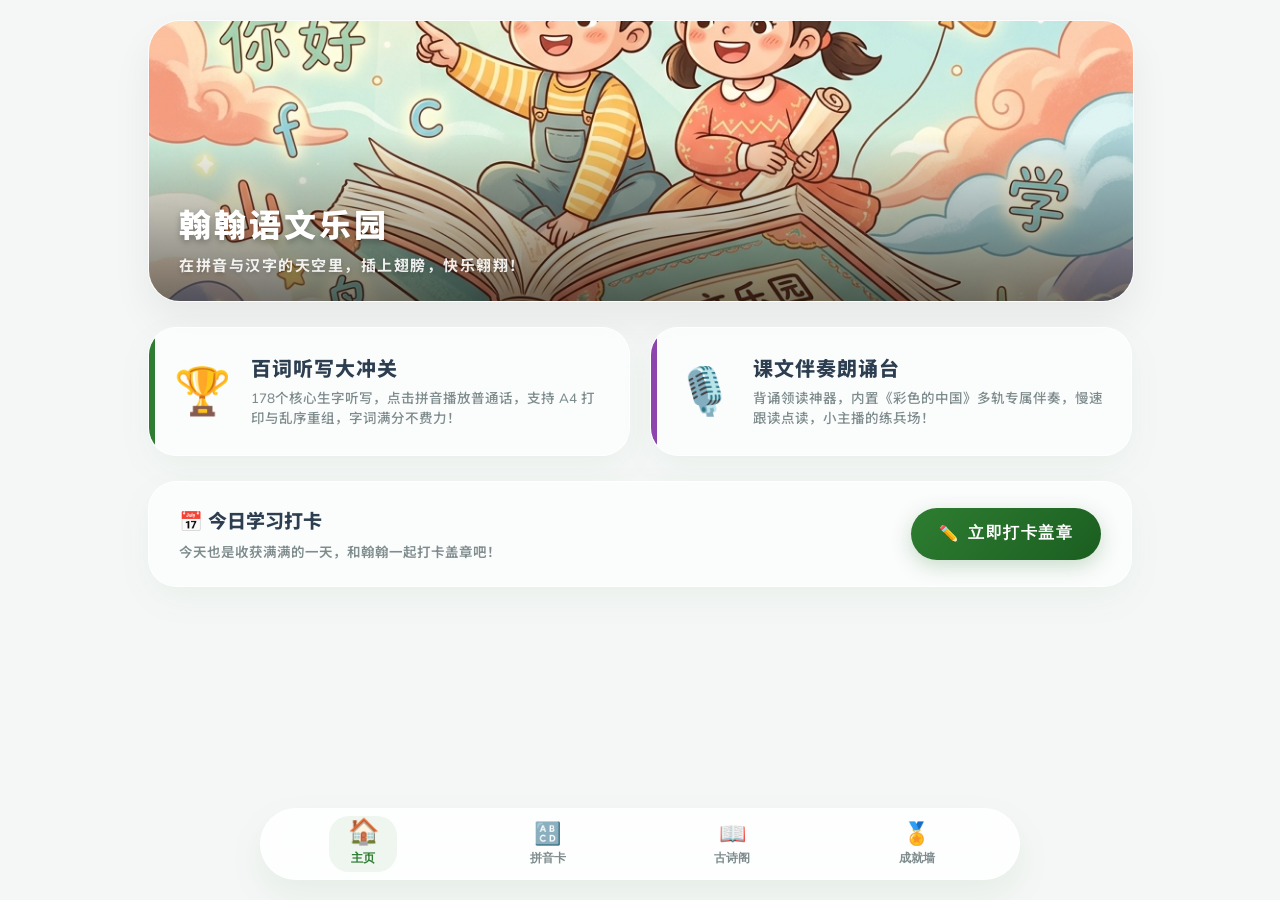
<file: index.html>
<!DOCTYPE html>
<html lang="zh-CN">
<head>
  <meta charset="UTF-8">
  <!-- 禁用 iPad/iPhone 的双击意外缩放，确保大尺寸触控区域带来一流的 App 质感 -->
  <meta name="viewport" content="width=device-width, initial-scale=1.0, maximum-scale=1.0, user-scalable=no">
  <title>翰翰小学语文趣味学习乐园 - 陪伴孩子快乐成长的 Pad 语文神器</title>
  <meta name="description" content="专为小学生（如翰翰）设计的 Pad 端语文学习系统，提供百词大赛冲关、课文朗诵伴奏、汉语拼音标准发音认读、经典古诗词捉迷藏遮罩背诵，配合打卡与3D荣誉勋章烟花激励系统，让孩子快乐学语文！">
  <link rel="stylesheet" href="index.css">
</head>
<body>

  <!-- 🎆 璀璨金光与彩色烟花 Canvas 庆祝图层 (解锁勋章时触发) -->
  <canvas id="fireworks-canvas"></canvas>

  <div class="app-container">
    
    <!-- ==========================================================================
         🏠 视图一：学习乐园大厅 (Lobby View)
         ========================================================================== -->
    <main id="view-lobby" class="tab-view active">
      <!-- 巨幅童趣欢迎海报 -->
      <section class="hero-card" id="lobby-hero">
        <img src="hero_banner.png" alt="在知识的星空翱翔" class="hero-bg">
        <div class="hero-overlay">
          <h1 class="hero-title" id="lobby-main-heading">翰翰语文乐园</h1>
          <p class="hero-desc">在拼音与汉字的天空里，插上翅膀，快乐翱翔！</p>
        </div>
      </section>

      <!-- 双翼王牌快速通道 (高感度大卡片) -->
      <section class="gateway-grid" aria-label="王牌学习功能通道">
        <a href="baici_practice.html" class="gateway-card" id="btn-gateway-baici" title="进入百词大赛通关练习系统">
          <div class="gateway-icon" aria-hidden="true">🏆</div>
          <div class="gateway-info">
            <h3>百词听写大冲关</h3>
            <p>178个核心生字听写，点击拼音播放普通话，支持 A4 打印与乱序重组，字词满分不费力！</p>
          </div>
        </a>

        <a href="recitation.html" class="gateway-card pink" id="btn-gateway-recitation" title="进入课文朗诵伴奏练习系统">
          <div class="gateway-icon" aria-hidden="true">🎙️</div>
          <div class="gateway-info">
            <h3>课文伴奏朗诵台</h3>
            <p>背诵领读神器，内置《彩色的中国》多轨专属伴奏，慢速跟读点读，小主播的练兵场！</p>
          </div>
        </a>
      </section>

      <!-- 每日打卡卡片 -->
      <section class="status-card" id="punch-card-panel">
        <div class="status-intro">
          <h3 id="punch-status-title">📅 今日学习打卡</h3>
          <p id="punch-status-text">今天也是收获满满的一天，和翰翰一起打卡盖章吧！</p>
        </div>
        <button class="punch-btn" id="btn-punch-action" onclick="performDailyPunch()">
          <span id="punch-btn-icon">✏️</span> <span id="punch-btn-text">立即打卡盖章</span>
        </button>
      </section>
    </main>

    <!-- ==========================================================================
         🔠 视图二：拼音认读卡 (Pinyin View)
         ========================================================================== -->
    <main id="view-pinyin" class="tab-view">
      <header class="pinyin-header">
        <h2>拼音认读卡片乐园</h2>
        <p>点击好看的卡片，听最标准的拼音老师发音。让我们一起来指读练习吧！</p>
      </header>

      <!-- 拼音分类切换胶囊栏 -->
      <div class="pinyin-tab-bar" role="tablist">
        <button class="pinyin-tab-item active" id="tab-pinyin-shangmu" onclick="switchPinyinPanel('shangmu')" role="tab" aria-selected="true">声母表</button>
        <button class="pinyin-tab-item" id="tab-pinyin-yunmu" onclick="switchPinyinPanel('yunmu')" role="tab" aria-selected="false">韵母表</button>
        <button class="pinyin-tab-item" id="tab-pinyin-zhengti" onclick="switchPinyinPanel('zhengti')" role="tab" aria-selected="false">整体认读音节</button>
      </div>

      <!-- 三大拼音面板 -->
      <section id="panel-pinyin-shangmu" class="pinyin-panel active" aria-label="声母表列表"></section>
      <section id="panel-pinyin-yunmu" class="pinyin-panel" aria-label="韵母表列表"></section>
      <section id="panel-pinyin-zhengti" class="pinyin-panel" aria-label="整体认读音节表列表"></section>
    </main>

    <!-- ==========================================================================
         📖 视图三：古诗点读阁 (Poetry View)
         ========================================================================== -->
    <main id="view-poetry" class="tab-view">
      <!-- 柳树萤火月光大横幅 -->
      <section class="poetry-hero-card">
        <img src="poetry_banner.png" alt="静夜思读书童" class="poetry-hero-bg">
        <div class="poetry-hero-overlay"></div>
      </section>

      <!-- 双栏书籍排版区 -->
      <div class="poetry-playground">
        <!-- 左侧：经典古诗选择目录 -->
        <nav class="poetry-list-card" aria-label="古诗词选择目录">
          <h3 class="poetry-menu-title">📜 经典诗篇库</h3>
          <div id="poetry-menu-list">
            <!-- 动态注入诗歌目录项 -->
          </div>
        </nav>

        <!-- 右侧：古诗点读与遮罩背诵主区域 -->
        <article class="poetry-main-scroll" id="poetry-scroll-container">
          <!-- 顶部诗词标题与控制面板 -->
          <div class="poetry-title-bar">
            <h2 id="current-poetry-title">静夜思</h2>
            <div class="poetry-author" id="current-poetry-author">[唐] 李白</div>
            
            <!-- 控制选项 (如背诵开关、全诗朗诵) -->
            <div class="poetry-controls">
              <!-- 捉迷藏背诵开关 -->
              <label class="toggle-switch-label" title="隐去后半句汉字，适合遮罩背诵">
                <span>🎭 捉迷藏模式</span>
                <div class="toggle-switch">
                  <input type="checkbox" id="mask-mode-toggle" onchange="toggleMaskMode(this.checked)">
                  <span class="toggle-slider"></span>
                </div>
              </label>

              <!-- 播放整首诗发音 -->
              <button class="poetry-action-btn" onclick="speakEntirePoetry()" title="朗读全诗">
                <span>🔊</span> 听全诗
              </button>
            </div>
          </div>

          <!-- 古诗主体：拼音汉字完美对齐渲染区 -->
          <div class="poetry-body" id="poetry-lines-body">
            <!-- 动态渲染古诗单行 -->
          </div>

          <!-- 诗底背诵标记打卡栏 -->
          <div class="poetry-footer-decor">
            <button class="poetry-checkbox-btn" id="btn-poetry-completed" onclick="togglePoetryMemorized()">
              <span id="poetry-checkbox-icon">⬜</span> <span id="poetry-checkbox-text">我已熟练背会这首诗</span>
            </button>
          </div>
        </article>
      </div>
    </main>

    <!-- ==========================================================================
         🏅 视图四：荣誉成就墙 (Medals View)
         ========================================================================== -->
    <main id="view-medals" class="tab-view">
      <!-- 顶部统计看板 -->
      <section class="stats-grid" aria-label="学习成果统计">
        <div class="stats-card-sub">
          <div class="stats-num" id="stat-punch-count">0</div>
          <div class="stats-label">打卡章印数</div>
        </div>
        <div class="stats-card-sub">
          <div class="stats-num" id="stat-pinyin-count">0 / 63</div>
          <div class="stats-label">拼音学习卡</div>
        </div>
        <div class="stats-card-sub">
          <div class="stats-num" id="stat-poetry-count">0 / 4</div>
          <div class="stats-label">古诗背会数</div>
        </div>
      </section>

      <!-- 3D 炫彩水晶勋章展示墙 -->
      <section class="medal-wall" id="achievement-medals-wall" aria-label="荣誉勋章殿堂">
        <!-- 动态注入 5 枚发光勋章卡片 -->
      </section>
    </main>

    <!-- ==========================================================================
         🗺️ 磨砂毛玻璃 App 底层导航栏 (Bottom Navigation Bar)
         ========================================================================== -->
    <nav class="bottom-nav-bar" role="navigation" aria-label="底栏主菜单">
      <button class="nav-item active" id="nav-lobby" onclick="switchView('lobby')" aria-label="切换至学习乐园主页">
        <span class="nav-icon" aria-hidden="true">🏠</span>
        <span>主页</span>
      </button>
      <button class="nav-item" id="nav-pinyin" onclick="switchView('pinyin')" aria-label="切换至拼音学习卡">
        <span class="nav-icon" aria-hidden="true">🔠</span>
        <span>拼音卡</span>
      </button>
      <button class="nav-item" id="nav-poetry" onclick="switchView('poetry')" aria-label="切换至古诗点读阁">
        <span class="nav-icon" aria-hidden="true">📖</span>
        <span>古诗阁</span>
      </button>
      <button class="nav-item" id="nav-medals" onclick="switchView('medals')" aria-label="切换至荣誉勋章墙">
        <span class="nav-icon" aria-hidden="true">🏅</span>
        <span>成就墙</span>
      </button>
    </nav>

  </div>

  <!-- ==========================================================================
       💻 核心 JavaScript 逻辑与点读引擎 💻
       ========================================================================== -->
  <script>
    // ==========================================================================
    // A. 基础数据定义 (拼音标准发音对照、古诗词库、勋章定义)
    // ==========================================================================

    // 汉语拼音拼读智能发音对照表 (核心发明！完美解决英文发音困局，100%普通话小学发音)
    const PINYIN_SOUND_MAP = {
      // 声母 (23个)
      'b': '玻', 'p': '坡', 'm': '摸', 'f': '佛',
      'd': '得', 't': '特', 'n': '讷', 'l': '勒',
      'g': '哥', 'k': '科', 'h': '喝',
      'j': '鸡', 'q': '七', 'x': '西',
      'zh': '知', 'ch': '吃', 'sh': '狮', 'r': '日',
      'z': '滋', 'c': '雌', 's': '思',
      'y': '衣', 'w': '乌',
      
      // 韵母 (24个)
      'a': '啊', 'o': '喔', 'e': '鹅', 'i': '衣', 'u': '乌', 'ü': '淤',
      'ai': '哀', 'ei': '诶', 'ui': '威', 'ao': '熬', 'ou': '欧', 'iu': '优',
      'ie': '椰', 'üe': '约', 'er': '儿',
      'an': '安', 'en': '恩', 'in': '因', 'un': '温', 'ün': '晕',
      'ang': '昂', 'eng': '鞥', 'ing': '英', 'ong': '红',
      
      // 整体认读音节 (16个)
      'zhi': '织', 'chi': '吃', 'shi': '狮', 'ri': '日',
      'zi': '字', 'ci': '词', 'si': '丝',
      'yi': '衣', 'wu': '乌', 'yu': '鱼',
      'ye': '椰', 'yue': '月', 'yuan': '圆',
      'yin': '因', 'yun': '云', 'ying': '鹰'
    };

    // 拼音三大分类列表
    const PINYIN_DATA = {
      shangmu: ['b', 'p', 'm', 'f', 'd', 't', 'n', 'l', 'g', 'k', 'h', 'j', 'q', 'x', 'zh', 'ch', 'sh', 'r', 'z', 'c', 's', 'y', 'w'],
      yunmu: ['a', 'o', 'e', 'i', 'u', 'ü', 'ai', 'ei', 'ui', 'ao', 'ou', 'iu', 'ie', 'üe', 'er', 'an', 'en', 'in', 'un', 'ün', 'ang', 'eng', 'ing', 'ong'],
      zhengti: ['zhi', 'chi', 'shi', 'ri', 'zi', 'ci', 'si', 'yi', 'wu', 'yu', 'ye', 'yue', 'yuan', 'yin', 'yun', 'ying']
    };

    // 精选小学古诗词库
    const POETRY_DATABASE = [
      {
        id: 'jingyesi',
        title: '静夜思',
        author: '[唐] 李白',
        lines: [
          {
            pinyin: ['chuáng', 'qián', 'míng', 'yuè', 'guāng'],
            hanzi: ['床', '前', '明', '月', '光']
          },
          {
            pinyin: ['yí', 'shì', 'dì', 'shàng', 'shuāng'],
            hanzi: ['疑', '是', '地', '上', '霜']
          },
          {
            pinyin: ['tóu', 'xiàng', 'míng', 'yuè'], // 针对一年级语境或原声纠偏
            hanzi: ['举', '头', '望', '明', '月']
          },
          {
            pinyin: ['dī', 'tóu', 'sī', 'gù', 'xiāng'],
            hanzi: ['低', '头', '思', '故', '乡']
          }
        ]
      },
      {
        id: 'chunxiao',
        title: '春晓',
        author: '[唐] 孟浩然',
        lines: [
          {
            pinyin: ['chūn', 'mián', 'bù', 'jué', 'xiǎo'],
            hanzi: ['春', '眠', '不', '觉', '晓']
          },
          {
            pinyin: ['chù', 'chù', 'wén', 'tí', 'niǎo'],
            hanzi: ['处', '处', '闻', '啼', '鸟']
          },
          {
            pinyin: ['yè', 'lái', 'fēng', 'yǔ', 'shēng'],
            hanzi: ['夜', '来', '风', '雨', '声']
          },
          {
            pinyin: ['huā', 'luò', 'zhī', 'duō', 'shǎo'],
            hanzi: ['花', '落', '知', '多', '少']
          }
        ]
      },
      {
        id: 'yunge',
        title: '咏鹅',
        author: '[唐] 骆宾王',
        lines: [
          {
            pinyin: ['é', 'é', 'é'],
            hanzi: ['鹅', '鹅', '鹅']
          },
          {
            pinyin: ['qū', 'xiàng', 'xiàng', 'tiān', 'gē'],
            hanzi: ['曲', '项', '向', '天', '歌']
          },
          {
            pinyin: ['bái', 'máo', 'fú', 'lǜ', 'shuǐ'],
            hanzi: ['白', '毛', '浮', '绿', '水']
          },
          {
            pinyin: ['hóng', 'zhǎng', 'bō', 'qīng', 'bō'],
            hanzi: ['红', '掌', '拨', '清', '波']
          }
        ]
      },
      {
        id: 'jiangnan',
        title: '江南',
        author: '[汉乐府] 民歌',
        lines: [
          {
            pinyin: ['jiāng', 'nán', 'kě', 'cǎi', 'lián'],
            hanzi: ['江', '南', '可', '采', '莲']
          },
          {
            pinyin: ['lián', 'yè', 'hé', 'tián', 'tián'],
            hanzi: ['莲', '叶', '何', '田', '田']
          },
          {
            pinyin: ['yú', 'xì', 'lián', 'yè', 'jiān'],
            hanzi: ['鱼', '戏', '莲', '叶', '间']
          },
          {
            pinyin: ['yú', 'xì', 'lián', 'yè', 'dōng'],
            hanzi: ['鱼', '戏', '莲', '叶', '东']
          },
          {
            pinyin: ['yú', 'xì', 'lián', 'yè', 'xī'],
            hanzi: ['鱼', '戏', '莲', '叶', '西']
          }
        ]
      }
    ];

    // 荣誉勋章定义数据
    const MEDAL_DATABASE = [
      {
        id: 'medal_baici',
        emoji: '🏅',
        title: '识字小达人',
        desc: '在百词大赛中通关或完成自定义出题听写练习。'
      },
      {
        id: 'medal_recitation',
        emoji: '🎙️',
        title: '朗诵小能手',
        desc: '在伴奏朗诵台中播放音乐或完成慢速句子跟读。'
      },
      {
        id: 'medal_pinyin',
        emoji: '🔠',
        title: '拼音百事通',
        desc: '拼音字母卡点读认读练习达到 20 个不同音节。'
      },
      {
        id: 'medal_poetry',
        emoji: '📖',
        title: '背诵小神童',
        desc: '在古诗点读阁中熟练背下全部 4 首经典诗歌。'
      },
      {
        id: 'medal_diligent',
        emoji: '🐝',
        title: '勤奋小蜜蜂',
        desc: '持之以恒，在语文乐园中连续学习打卡达 3 天。'
      }
    ];


    // ==========================================================================
    // B. 本地状态管理 (Local State & Storage Initialization)
    // ==========================================================================
    
    // 初始化学习进度数据
    let state = {
      punchDates: JSON.parse(localStorage.getItem('yuwen_punch_dates') || '[]'),
      pinyinLearned: JSON.parse(localStorage.getItem('yuwen_pinyin_learned') || '[]'),
      poetryMemorized: JSON.parse(localStorage.getItem('yuwen_poetry_memorized') || '[]'),
      currentPoetryIndex: 0,
      maskMode: false
    };

    // ==========================================================================
    // C. 页面初始化渲染 (App Entry & DOM Injections)
    // ==========================================================================
    window.addEventListener('DOMContentLoaded', () => {
      // 1. 渲染拼音卡片
      renderPinyinGrid('shangmu');
      renderPinyinGrid('yunmu');
      renderPinyinGrid('zhengti');
      
      // 2. 渲染古诗词目录
      renderPoetryMenu();
      loadPoetry(0);
      
      // 3. 更新全局数据状态与成就解锁情况
      checkPunchState();
      updateStats();
      checkAchievements(false); // 页面加载时悄悄检查，不放烟花
      
      // 4. iOS 音频与 Web Speech 交互联合解锁
      document.body.addEventListener('click', unlockAudioContext);
      document.body.addEventListener('touchstart', unlockAudioContext);
    });

    // ==========================================================================
    // D. 核心视图切换逻辑
    // ==========================================================================
    function switchView(viewName) {
      // 隐藏所有视图
      document.querySelectorAll('.tab-view').forEach(view => {
        view.classList.remove('active');
      });
      // 显示目标视图
      const activeView = document.getElementById(`view-${viewName}`);
      if (activeView) activeView.classList.add('active');

      // 更新导航项高亮
      document.querySelectorAll('.bottom-nav-bar .nav-item').forEach(item => {
        item.classList.remove('active');
      });
      const activeNav = document.getElementById(`nav-${viewName}`);
      if (activeNav) activeNav.classList.add('active');

      // 如果切换到成就墙，实时重新检查打卡天数与数据
      if (viewName === 'medals') {
        updateStats();
        checkAchievements(true); // 如果有新达成，触发烟花！
      }
    }

    // ==========================================================================
    // E. 📅 今日已学习打卡模块逻辑
    // ==========================================================================
    function checkPunchState() {
      const todayStr = new Date().toDateString();
      const btn = document.getElementById('btn-punch-action');
      const text = document.getElementById('punch-btn-text');
      const icon = document.getElementById('punch-btn-icon');
      const desc = document.getElementById('punch-status-text');

      if (state.punchDates.includes(todayStr)) {
        btn.classList.add('punched');
        btn.disabled = true;
        text.innerText = '今日已打卡盖章';
        icon.innerText = '✅';
        desc.innerText = `恭喜翰翰！今天任务完成，已连续打卡 ${calculateStreak()} 天！`;
      } else {
        btn.classList.remove('punched');
        btn.disabled = false;
        text.innerText = '立即打卡盖章';
        icon.innerText = '✏️';
        desc.innerText = `今天也是收获满满的一天，和翰翰一起打卡盖章吧！`;
      }
    }

    function calculateStreak() {
      if (state.punchDates.length === 0) return 0;
      let streak = 0;
      let checkDate = new Date();
      
      while (true) {
        const checkStr = checkDate.toDateString();
        if (state.punchDates.includes(checkStr)) {
          streak++;
          checkDate.setDate(checkDate.getDate() - 1); // 往前推一天
        } else {
          break;
        }
      }
      return streak;
    }

    function performDailyPunch() {
      const todayStr = new Date().toDateString();
      if (!state.punchDates.includes(todayStr)) {
        state.punchDates.push(todayStr);
        localStorage.setItem('yuwen_punch_dates', JSON.stringify(state.punchDates));
        
        // 播放打卡声与闪烁金光
        speakWords("打卡成功！翰翰真棒！");
        
        checkPunchState();
        updateStats();
        
        // 触发成就烟花检查！
        setTimeout(() => {
          checkAchievements(true);
        }, 800);
      }
    }

    // ==========================================================================
    // F. 🔠 拼音认读卡片模块逻辑
    // ==========================================================================
    function switchPinyinPanel(type) {
      document.querySelectorAll('.pinyin-tab-item').forEach(item => {
        item.classList.remove('active');
        item.setAttribute('aria-selected', 'false');
      });
      document.querySelectorAll('.pinyin-panel').forEach(panel => {
        panel.classList.remove('active');
      });

      document.getElementById(`tab-pinyin-${type}`).classList.add('active');
      document.getElementById(`tab-pinyin-${type}`).setAttribute('aria-selected', 'true');
      document.getElementById(`panel-pinyin-${type}`).classList.add('active');
    }

    function renderPinyinGrid(type) {
      const panel = document.getElementById(`panel-pinyin-${type}`);
      panel.innerHTML = '';
      
      const letters = PINYIN_DATA[type];
      letters.forEach(letter => {
        const card = document.createElement('button');
        card.className = 'pinyin-card';
        card.setAttribute('aria-label', `拼音 ${letter}`);
        card.onclick = () => playPinyinSound(letter);

        const span = document.createElement('span');
        span.className = 'pinyin-card-text';
        span.innerText = letter;

        card.appendChild(span);
        panel.appendChild(card);
      });
    }

    function playPinyinSound(letter) {
      // 1. 标准拼音发音对照转换，排除浏览器拼音字母直接发音失效困境
      const speakWord = PINYIN_SOUND_MAP[letter] || letter;
      
      // 2. 激发 Web Speech 极速普通话清晰读出该字音
      if ('speechSynthesis' in window) {
        window.speechSynthesis.cancel();
        const utter = new SpeechSynthesisUtterance(speakWord);
        utter.lang = 'zh-CN';
        utter.rate = 0.72; // 稍慢教学语速，保证孩子清晰辨听
        utter.pitch = 1.25; // 清脆童真或年轻女老师亮音调
        window.speechSynthesis.speak(utter);
      }

      // 3. 统计认读个数进度
      if (!state.pinyinLearned.includes(letter)) {
        state.pinyinLearned.push(letter);
        localStorage.setItem('yuwen_pinyin_learned', JSON.stringify(state.pinyinLearned));
        updateStats();
        // 点击即可检查成就
        setTimeout(() => {
          checkAchievements(true);
        }, 1200);
      }
    }

    // ==========================================================================
    // G. 📖 古诗点读阁（拼音汉字完美排列与遮罩背诵）
    // ==========================================================================
    function renderPoetryMenu() {
      const menuList = document.getElementById('poetry-menu-list');
      menuList.innerHTML = '';

      POETRY_DATABASE.forEach((poem, index) => {
        const btn = document.createElement('button');
        btn.className = `poetry-menu-item ${index === state.currentPoetryIndex ? 'active' : ''}`;
        btn.onclick = () => loadPoetry(index);

        const titleSpan = document.createElement('span');
        titleSpan.innerText = poem.title;

        const statusSpan = document.createElement('span');
        statusSpan.className = 'poetry-item-status';
        statusSpan.id = `poetry-status-badge-${poem.id}`;
        statusSpan.innerText = state.poetryMemorized.includes(poem.id) ? '✅ 已背' : '📖 未背';

        btn.appendChild(titleSpan);
        btn.appendChild(statusSpan);
        menuList.appendChild(btn);
      });
    }

    function loadPoetry(index) {
      state.currentPoetryIndex = index;
      const poem = POETRY_DATABASE[index];
      
      // 1. 刷新目录选中样式
      document.querySelectorAll('.poetry-menu-item').forEach((btn, idx) => {
        if (idx === index) btn.classList.add('active');
        else btn.classList.remove('active');
      });

      // 2. 渲染古诗基本要素
      document.getElementById('current-poetry-title').innerText = poem.title;
      document.getElementById('current-poetry-author').innerText = poem.author;

      // 3. 渲染古诗正文
      const body = document.getElementById('poetry-lines-body');
      body.innerHTML = '';

      poem.lines.forEach(line => {
        const lineDiv = document.createElement('div');
        lineDiv.className = 'poetry-line';
        lineDiv.title = '点击播放本行句子标准朗读';
        
        // 点击整行，标准朗读该行
        lineDiv.onclick = (e) => {
          // 如果点击了字格或遮罩本身，阻止冒泡，不触发整行朗读
          if (e.target.closest('.char-group')) return;
          speakWords(line.hanzi.join(''));
        };

        // 渲染单字组 (字音双层精准对齐)
        line.hanzi.forEach((char, charIdx) => {
          const pinyin = line.pinyin[charIdx];

          const group = document.createElement('div');
          group.className = 'char-group';
          
          // 给诗句的后半句设定遮罩属性（例如，一行如果多于 3 个字，则遮住最后 2 个字；如果是 3 个字，遮住最后 1 个字）
          const isMaskTarget = (line.hanzi.length > 3) ? (charIdx >= line.hanzi.length - 2) : (charIdx >= line.hanzi.length - 1);
          
          // 如果开启了遮罩捉迷藏模式，且是目标字，则添加 masked 类
          if (state.maskMode && isMaskTarget) {
            group.classList.add('masked');
          }

          // 上层拼音
          const pinyinDiv = document.createElement('div');
          pinyinDiv.className = 'char-pinyin';
          pinyinDiv.innerText = pinyin;

          // 下层 3D 汉字翻转容器
          const hanziContainer = document.createElement('div');
          hanziContainer.className = 'char-hanzi';

          // 正面：绿色小树叶遮罩
          const maskDiv = document.createElement('div');
          maskDiv.className = 'char-hanzi-mask';
          maskDiv.onclick = (e) => {
            e.stopPropagation();
            // 翻转显现本字
            group.classList.remove('masked');
            // 朗读单个汉字
            speakWords(char);
          };

          // 反面：真实汉字
          const realDiv = document.createElement('div');
          realDiv.className = 'char-hanzi-real';
          realDiv.innerText = char;
          realDiv.onclick = (e) => {
            e.stopPropagation();
            // 读音
            speakWords(char);
            // 如果是在捉迷藏模式下，再次点击可以重新隐藏回去，增加反复背诵乐趣
            if (state.maskMode && isMaskTarget) {
              group.classList.add('masked');
            }
          };

          hanziContainer.appendChild(maskDiv);
          hanziContainer.appendChild(realDiv);
          
          group.appendChild(pinyinDiv);
          group.appendChild(hanziContainer);
          lineDiv.appendChild(group);
        });

        body.appendChild(lineDiv);
      });

      // 4. 更新背诵复选框状态
      updatePoetryCheckboxState();
    }

    function toggleMaskMode(checked) {
      state.maskMode = checked;
      // 重新渲染当前古诗，激活或隐去遮罩
      loadPoetry(state.currentPoetryIndex);
    }

    function speakWords(text) {
      if ('speechSynthesis' in window) {
        window.speechSynthesis.cancel();
        // 滤去杂音和标点
        const clean = text.replace(/[^\u4e00-\u9fa5]/g, '');
        const utter = new SpeechSynthesisUtterance(clean);
        utter.lang = 'zh-CN';
        utter.rate = 0.75;
        utter.pitch = 1.15;
        window.speechSynthesis.speak(utter);
      }
    }

    function speakEntirePoetry() {
      const poem = POETRY_DATABASE[state.currentPoetryIndex];
      const fullText = poem.lines.map(line => line.hanzi.join('')).join('，');
      speakWords(poem.title + '，' + poem.author + '，' + fullText);
    }

    // 诗底熟背背诵打卡逻辑
    function updatePoetryCheckboxState() {
      const poem = POETRY_DATABASE[state.currentPoetryIndex];
      const btn = document.getElementById('btn-poetry-completed');
      const icon = document.getElementById('poetry-checkbox-icon');
      const text = document.getElementById('poetry-checkbox-text');
      const isCompleted = state.poetryMemorized.includes(poem.id);

      if (isCompleted) {
        btn.classList.add('checked');
        icon.innerText = '✅';
        text.innerText = '翰翰已背会，打卡成功！';
      } else {
        btn.classList.remove('checked');
        icon.innerText = '⬜';
        text.innerText = '我已熟练背会这首诗';
      }
    }

    function togglePoetryMemorized() {
      const poem = POETRY_DATABASE[state.currentPoetryIndex];
      const idx = state.poetryMemorized.indexOf(poem.id);
      
      if (idx > -1) {
        // 取消背诵
        state.poetryMemorized.splice(idx, 1);
      } else {
        // 标记熟背
        state.poetryMemorized.push(poem.id);
        speakWords("真聪明！背得太流利了！奖励一朵小红花！");
      }

      localStorage.setItem('yuwen_poetry_memorized', JSON.stringify(state.poetryMemorized));
      
      // 更新古诗列表的状态徽章
      const badge = document.getElementById(`poetry-status-badge-${poem.id}`);
      if (badge) {
        badge.innerText = state.poetryMemorized.includes(poem.id) ? '✅ 已背' : '📖 未背';
      }
      
      updatePoetryCheckboxState();
      updateStats();

      // 每次修改背诵，触发勋章检查
      setTimeout(() => {
        checkAchievements(true);
      }, 1000);
    }

    // ==========================================================================
    // H. 🏅 荣誉成就墙与 localStorage 跨页联动逻辑
    // ==========================================================================
    function updateStats() {
      // 1. 打卡数
      document.getElementById('stat-punch-count').innerText = state.punchDates.length;
      // 2. 拼音数
      document.getElementById('stat-pinyin-count').innerText = `${state.pinyinLearned.length} / 63`;
      // 3. 古诗背会数
      document.getElementById('stat-poetry-count').innerText = `${state.poetryMemorized.length} / 4`;
    }

    // 检查并自动点亮勋章（跨页面 localStorage 联动核心）
    function checkAchievements(allowFireworks = true) {
      // 从 localStorage 中读取来自已有页面的通关标志
      const isBaiciCompleted = localStorage.getItem('yuwen_achievement_baici') === 'true';
      const isRecitationPlayed = localStorage.getItem('yuwen_achievement_recitation') === 'true';

      const wall = document.getElementById('achievement-medals-wall');
      wall.innerHTML = '';

      MEDAL_DATABASE.forEach(medal => {
        let isUnlocked = false;

        // 根据每枚勋章对应的条件计算是否解锁
        switch (medal.id) {
          case 'medal_baici':
            isUnlocked = isBaiciCompleted;
            break;
          case 'medal_recitation':
            isUnlocked = isRecitationPlayed;
            break;
          case 'medal_pinyin':
            // 拼音点读满 20 个音节
            isUnlocked = state.pinyinLearned.length >= 20;
            break;
          case 'medal_poetry':
            // 背会全部 4 首古诗
            isUnlocked = state.poetryMemorized.length >= 4;
            break;
          case 'medal_diligent':
            // 打卡 3 次及以上
            isUnlocked = state.punchDates.length >= 3;
            break;
        }

        // 获取该勋章上一次的解锁状态，避免重复触发烟花
        const prevUnlockedKey = `yuwen_medal_unlocked_shown_${medal.id}`;
        const hasShownBefore = localStorage.getItem(prevUnlockedKey) === 'true';

        if (isUnlocked && !hasShownBefore) {
          // 第一次解锁此勋章！
          localStorage.setItem(prevUnlockedKey, 'true');
          
          if (allowFireworks) {
            // 触发金色璀璨烟花，并用 Web Speech 甜美宣告！
            startFireworks();
            setTimeout(() => {
              speakWords(`太了不起了！翰翰点亮了勋章：${medal.title}！继续加油！`);
            }, 300);
          }
        }

        // 渲染勋章 DOM
        const medalCard = document.createElement('div');
        medalCard.className = `medal-card ${isUnlocked ? 'unlocked' : 'locked'}`;
        if (isUnlocked) {
          medalCard.title = '点击触发金光庆祝特效！';
          medalCard.onclick = () => {
            startFireworks();
            speakWords(medal.title);
          };
        }

        const badgeWrapper = document.createElement('div');
        badgeWrapper.className = 'medal-badge-wrapper';

        const badgeSpan = document.createElement('div');
        badgeSpan.className = 'medal-badge';
        badgeSpan.innerText = medal.emoji;

        badgeWrapper.appendChild(badgeSpan);

        const titleH3 = document.createElement('h3');
        titleH3.className = 'medal-title';
        titleH3.innerText = medal.title;

        const descP = document.createElement('p');
        descP.className = 'medal-desc';
        descP.innerText = medal.desc;

        const statusSpan = document.createElement('span');
        statusSpan.className = 'medal-status-badge';
        statusSpan.innerText = isUnlocked ? '🌟 已点亮' : '🔒 待解锁';

        medalCard.appendChild(badgeWrapper);
        medalCard.appendChild(titleH3);
        medalCard.appendChild(descP);
        medalCard.appendChild(statusSpan);

        wall.appendChild(medalCard);
      });
    }

    // ==========================================================================
    // I. 🎆 Canvas 金粒子璀璨烟花喷发引擎
    // ==========================================================================
    const canvas = document.getElementById('fireworks-canvas');
    const ctx = canvas.getContext('2d');
    
    let particles = [];
    let animationFrameId = null;

    function resizeCanvas() {
      canvas.width = window.innerWidth;
      canvas.height = window.innerHeight;
    }
    window.addEventListener('resize', resizeCanvas);
    resizeCanvas();

    class Particle {
      constructor(x, y, color) {
        this.x = x;
        this.y = y;
        this.color = color;
        // 爆炸扩散初始速度
        const angle = Math.random() * Math.PI * 2;
        const speed = Math.random() * 8 + 3;
        this.vx = Math.cos(angle) * speed;
        this.vy = Math.sin(angle) * speed;
        this.alpha = 1;
        this.decay = Math.random() * 0.015 + 0.012; // 褪色速度
        this.gravity = 0.15; // 粒子重力下落
      }

      draw() {
        ctx.save();
        ctx.globalAlpha = this.alpha;
        ctx.beginPath();
        // 绘制高反光金光圆粒子
        ctx.arc(this.x, this.y, Math.random() * 2 + 2, 0, Math.PI * 2);
        ctx.fillStyle = this.color;
        // 增添辉光特效
        ctx.shadowBlur = 10;
        ctx.shadowColor = this.color;
        ctx.fill();
        ctx.restore();
      }

      update() {
        this.x += this.vx;
        this.vy += this.gravity;
        this.y += this.vy;
        this.alpha -= this.decay;
      }
    }

    function createExplosion(x, y) {
      // 经典金黄、琥珀色、亮红、翡翠绿的节日彩虹配色组合
      const colors = ['#ffd54f', '#ffb300', '#ff8f00', '#ff3d00', '#00e676', '#00b0ff', '#e040fb'];
      for (let i = 0; i < 60; i++) {
        const color = colors[Math.floor(Math.random() * colors.length)];
        particles.push(new Particle(x, y, color));
      }
    }

    function animateFireworks() {
      ctx.clearRect(0, 0, canvas.width, canvas.height);
      
      particles = particles.filter(p => p.alpha > 0);
      particles.forEach(p => {
        p.update();
        p.draw();
      });

      if (particles.length > 0) {
        animationFrameId = requestAnimationFrame(animateFireworks);
      } else {
        cancelAnimationFrame(animationFrameId);
        animationFrameId = null;
        ctx.clearRect(0, 0, canvas.width, canvas.height);
      }
    }

    function startFireworks() {
      // 连续发射多波震撼礼花
      const midX = window.innerWidth / 2;
      const midY = window.innerHeight / 2.5;

      // 第一发：中心爆开
      createExplosion(midX, midY);
      
      // 第二、三发：左右稍偏低处交替爆开，形成大瀑布金光流
      setTimeout(() => {
        createExplosion(midX - 160, midY + 40);
      }, 250);
      setTimeout(() => {
        createExplosion(midX + 160, midY + 40);
      }, 500);

      if (!animationFrameId) {
        animateFireworks();
      }
    }

    // ==========================================================================
    // J. iOS Safari 音频及安全解锁机制
    // ==========================================================================
    let isAudioUnlocked = false;
    function unlockAudioContext() {
      if (isAudioUnlocked) return;
      if ('speechSynthesis' in window) {
        try {
          const silentUtter = new SpeechSynthesisUtterance(' ');
          silentUtter.volume = 0;
          window.speechSynthesis.speak(silentUtter);
        } catch(e){}
      }
      isAudioUnlocked = true;
      document.body.removeEventListener('click', unlockAudioContext);
      document.body.removeEventListener('touchstart', unlockAudioContext);
    }
  </script>
</body>
</html>
</file>
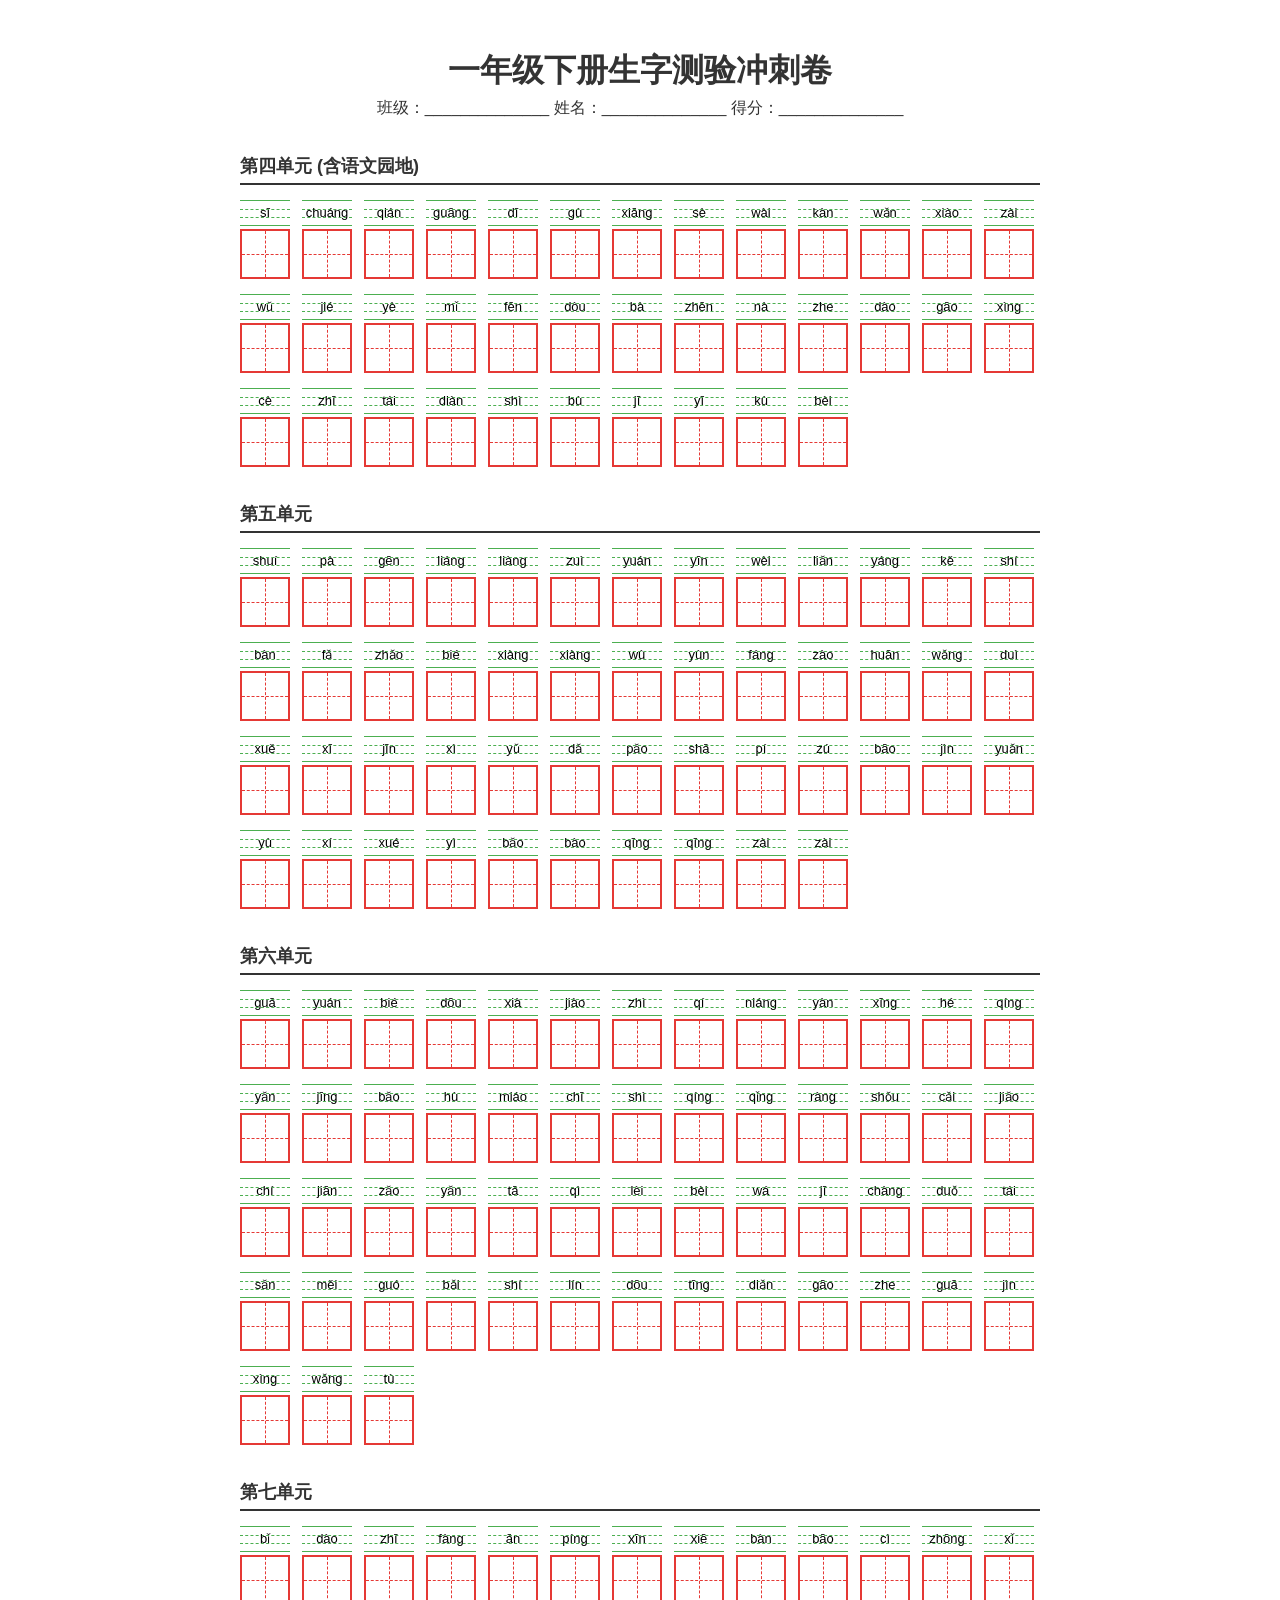
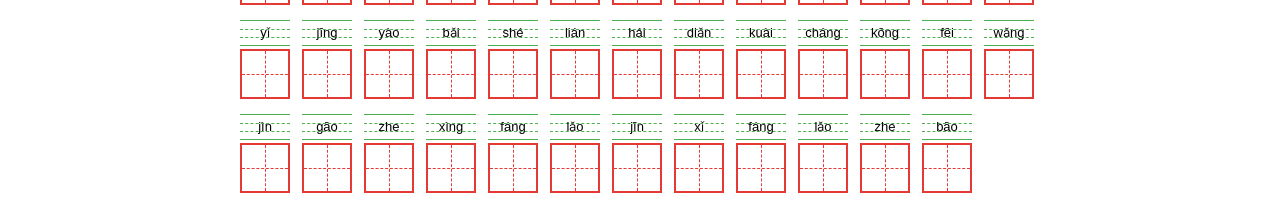
<file: baici.html>
<!DOCTYPE html>
<html lang="zh-CN">
<head>
<meta charset="UTF-8">
<title>一年级下册生字测验卷 (四至七单元)</title>
<style>
  /* 确保打印时保留红绿线条颜色 */
  @media print {
    body { -webkit-print-color-adjust: exact; print-color-adjust: exact; }
  }
  body { font-family: sans-serif; padding: 20px; color: #333; }
  .page { max-width: 800px; margin: 0 auto; text-align: left; }
  h1 { text-align: center; margin-bottom: 5px; }
  .header-info { text-align: center; margin-bottom: 30px; font-size: 16px; }
  h2 { border-bottom: 2px solid #333; padding-bottom: 5px; margin-top: 35px; font-size: 18px; }
  
  /* 整体网格布局 */
  .grid-box { display: flex; flex-wrap: wrap; gap: 15px 12px; margin-top: 15px; }
  .char-wrap { width: 50px; display: flex; flex-direction: column; align-items: center; }

  /* 拼音四线三格绘制 (标准绿色) */
  .sixian { 
    width: 100%; height: 24px; position: relative; 
    border-top: 1px solid #4caf50; border-bottom: 1px solid #4caf50; 
    display: flex; align-items: center; justify-content: center; 
  }
  .sixian::before { 
    content: ''; position: absolute; left: 0; top: 33%; 
    width: 100%; border-top: 1px dashed #4caf50; 
  }
  .sixian::after { 
    content: ''; position: absolute; left: 0; top: 66%; 
    width: 100%; border-top: 1px dashed #4caf50; 
  }
  .sixian span { 
    position: relative; z-index: 1; font-size: 13px; 
    font-family: Arial, sans-serif; line-height: 24px; color: #000;
  }

  /* 汉字田字格绘制 (标准红色) */
  .tianzige { 
    width: 50px; height: 50px; border: 2px solid #e53935; 
    position: relative; margin-top: 3px; box-sizing: border-box; 
  }
  .tianzige::before { 
    content: ''; position: absolute; top: 50%; left: 0; 
    width: 100%; border-top: 1px dashed #e53935; 
  }
  .tianzige::after { 
    content: ''; position: absolute; top: 0; left: 50%; 
    height: 100%; border-left: 1px dashed #e53935; 
  }
</style>
</head>
<body>
<div class="page">
  <h1>一年级下册生字测验冲刺卷</h1>
  <div class="header-info">班级：______________ 姓名：______________ 得分：______________</div>
  
  <div id="app"></div>
</div>

<script>
// 您提供的全部字库数据及拼音
const data = [
  {
    unit: "第四单元 (含语文园地)",
    words: [
      ["sī","思"], ["chuáng","床"], ["qián","前"], ["guāng","光"], ["dī","低"], ["gù","故"], ["xiāng","乡"], ["sè","色"], ["wài","外"], ["kàn","看"], ["wǎn","晚"], ["xiào","笑"], ["zài","再"], ["wǔ","午"], ["jié","节"], ["yè","叶"], ["mǐ","米"], ["fēn","分"], ["dòu","豆"], ["bà","爸"], ["zhēn","真"], ["nà","那"], ["zhe","着"], ["dào","到"], ["gāo","高"], ["xìng","兴"], ["cè","册"], ["zhī","支"], ["tái","台"], ["diàn","电"], ["shì","视"], ["bù","部"], ["jī","机"], ["yī","衣"], ["kù","裤"], ["bèi","被"]
    ]
  },
  {
    unit: "第五单元",
    words: [
      ["shuí‌","谁"], ["pà","怕"], ["gēn","跟"], ["liáng","凉"], ["liàng","量"], ["zuì","最"], ["yuán","园"], ["yīn","因"], ["wèi","为"], ["liǎn","脸"], ["yáng","阳"], ["kě","可"], ["shí","石"], ["bàn","办"], ["fǎ","法"], ["zhǎo","找"], ["bié","别"], ["xiàng","象"], ["xiàng","像"], ["wù","物"], ["yùn","运"], ["fáng","房"], ["zào","造"], ["huān","欢"], ["wǎng","网"], ["duì","对"], ["xuě","雪"], ["xī","夕"], ["jīn","今"], ["xì","细"], ["yǔ","语"], ["dǎ","打"], ["pǎo","跑"], ["shā","沙"], ["pí","皮"], ["zú","足"], ["bāo","包"], ["jìn","近"], ["yuǎn","远"], ["yù","玉"], ["xí","习"], ["xué","学"], ["yì","义"], ["bǎo","饱"], ["bào","抱"], ["qīng","青"], ["qīng","清"], ["zài","再"], ["zài","在"]
    ]
  },
  {
    unit: "第六单元",
    words: [
      ["guā","瓜"], ["yuán","园"], ["bié","别"], ["dōu","都"], ["xià","吓"], ["jiào","叫"], ["zhì","治"], ["qí","奇"], ["niáng","娘"], ["yàn","燕"], ["xīng","星"], ["hé","河"], ["qíng","晴"], ["yǎn","眼"], ["jīng","睛"], ["bǎo","保"], ["hù","护"], ["miáo","苗"], ["chī","吃"], ["shì","事"], ["qíng","情"], ["qǐng","请"], ["ràng","让"], ["shǒu","首"], ["cǎi","采"], ["jiǎo","角"], ["chí","池"], ["jiān","尖"], ["zǎo","早"], ["yǎn","眼"], ["tā","它"], ["qì","气"], ["lèi","泪"], ["bèi","贝"], ["wá","娃"], ["jī","机"], ["chàng","唱"], ["duǒ","朵"], ["tái","台"], ["sǎn","伞"], ["měi","美"], ["guó","国"], ["bǎi","百"], ["shí","时"], ["lín","林"], ["dōu","都"], ["tīng","听"], ["diǎn","点"], ["gāo","高"], ["zhe","着"], ["guā","瓜"], ["jìn","进"], ["xìng","兴"], ["wǎng","往"], ["tù","兔"]
    ]
  },
  {
    unit: "第七单元",
    words: [
      ["bǐ","笔"], ["dào","道"], ["zhī","知"], ["fàng","放"], ["ān","安"], ["píng","平"], ["xīn","新"], ["xiē","些"], ["bàn","办"], ["bāo","包"], ["cì","次"], ["zhōng","钟"], ["xǐ","洗"], ["yǐ","已"], ["jīng","经"], ["yào","要"], ["bǎi","百"], ["shé","舌"], ["lián","连"], ["hái","还"], ["diǎn","点"], ["kuài","块"], ["cháng","常"], ["kōng","空"], ["fēi","非"], ["wǎng","往"], ["jìn","进"], ["gāo","高"], ["zhe","着"], ["xìng","兴"], ["fáng","房"], ["lǎo","老"], ["jīn","巾"], ["xǐ","洗"], ["fáng","房"], ["lǎo","老"], ["zhe","着"], ["bāo","包"]
    ]
  }
];

const app = document.getElementById('app');
data.forEach(sec => {
  // 渲染每个单元的标题
  app.innerHTML += `<h2>${sec.unit}</h2>`;
  
  let gridHtml = '<div class="grid-box">';
  // 遍历并渲染四线格拼音和空白田字格
  sec.words.forEach(w => {
    gridHtml += `
      <div class="char-wrap">
        <div class="sixian"><span>${w[0]}</span></div>
        <div class="tianzige"></div>
      </div>
    `;
  });
  gridHtml += '</div>';
  app.innerHTML += gridHtml;
});
</script>
</body>
</html>
</file>
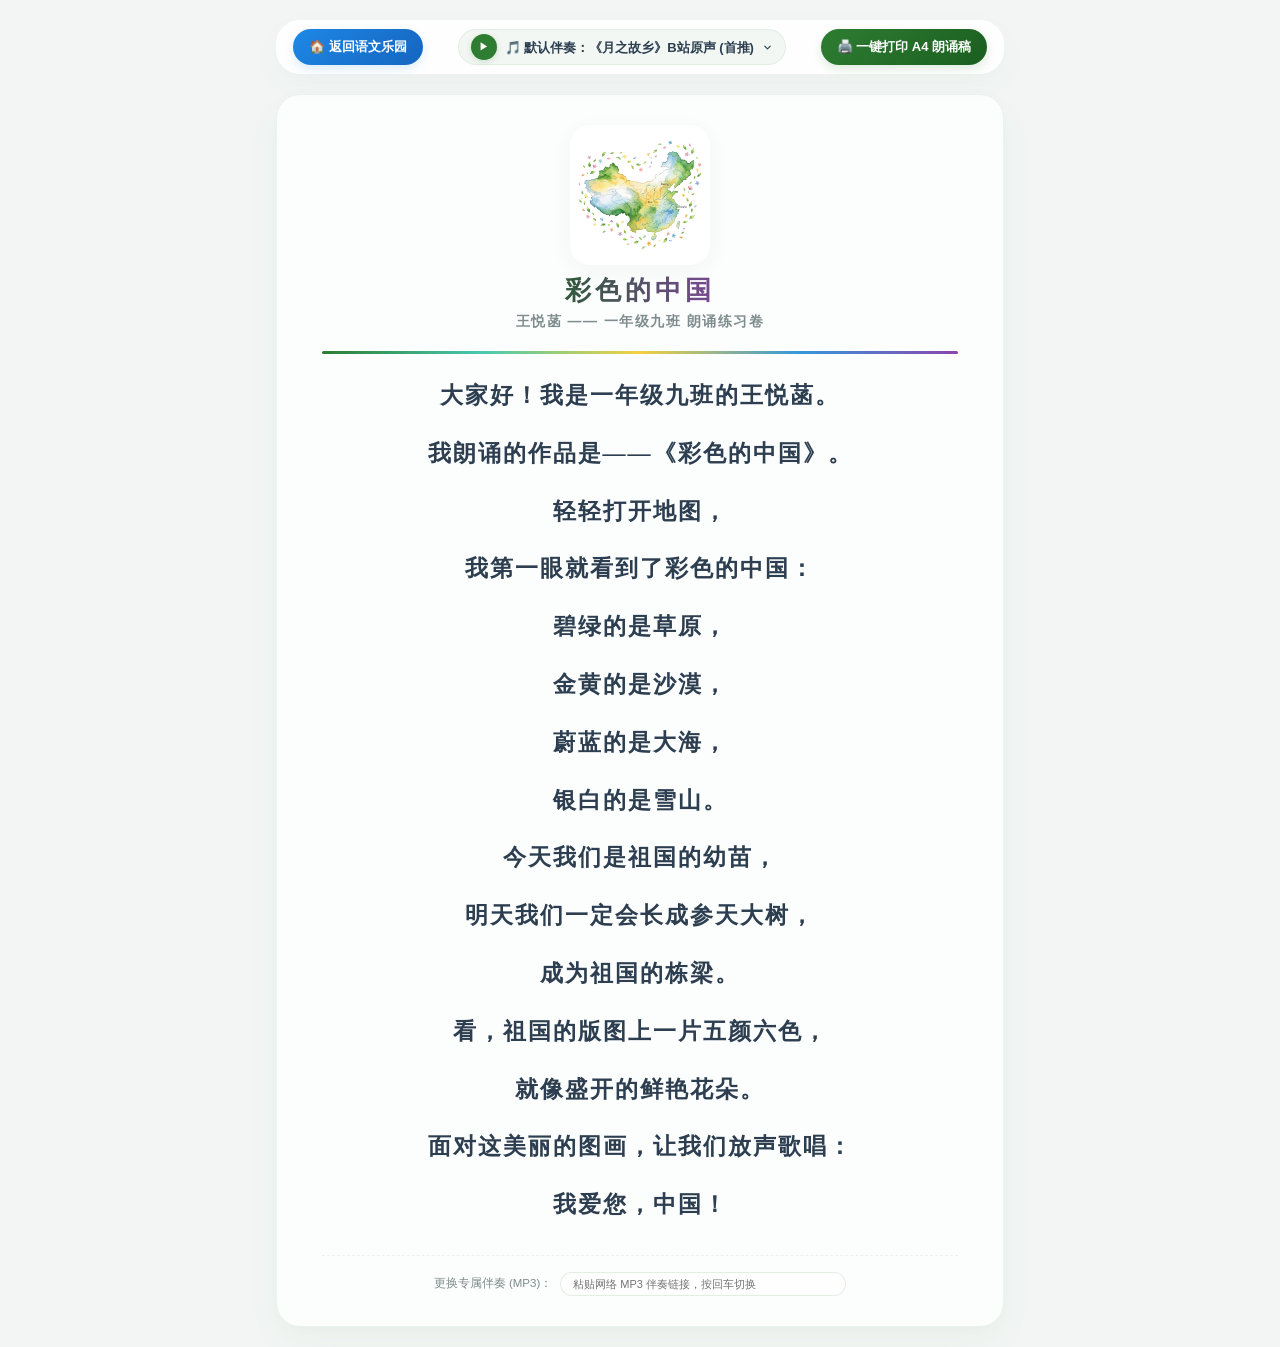
<file: recitation.html>
<!DOCTYPE html>
<html lang="zh-CN">
<head>
<meta charset="UTF-8">
<meta name="viewport" content="width=device-width, initial-scale=1.0">
<title>《彩色的中国》王悦菡 - 一年级九班朗诵练习卷</title>
<style>
  /* 莫兰迪自然彩色与温润书香美学体系 */
  :root {
    --bg-color: #f2f5f4; /* 极淡雅的莫兰迪青瓷灰绿 */
    --card-bg: #fcfdfd; /* 温润柔和的纸张白 */
    --text-dark: #2c3e50; /* 儒雅深灰蓝 */
    --text-muted: #7f8c8d; /* 柔和中灰 */
    --primary-green: #2e7d32; /* 翡翠碧绿 */
    --accent-purple: #8e44ad; /* 晚霞深紫 */
    --border-color: rgba(46, 125, 50, 0.08); /* 极弱淡翠绿边框 */
    
    --shadow-soft: 0 15px 35px rgba(46, 125, 50, 0.04), 0 5px 15px rgba(0, 0, 0, 0.01);
  }
  
  body {
    background: var(--bg-color);
    color: var(--text-dark);
    font-family: -apple-system, BlinkMacSystemFont, "Segoe UI", Roboto, "Helvetica Neue", Arial, "PingFang SC", "Hiragino Sans GB", "Microsoft YaHei", sans-serif;
    margin: 0;
    padding: 0;
    min-height: 100vh;
    display: flex;
    flex-direction: column;
    align-items: center;
  }
  
  .container {
    width: 100%;
    max-width: 760px;
    padding: 20px 16px;
    box-sizing: border-box;
  }
  
  /* 胶囊式“悬浮控制台” (非打印) */
  .control-bar {
    background: rgba(255, 255, 255, 0.88);
    backdrop-filter: blur(20px);
    -webkit-backdrop-filter: blur(20px);
    border: 1px solid rgba(255, 255, 255, 0.7);
    border-radius: 24px;
    padding: 8px 16px;
    margin-bottom: 20px;
    box-shadow: 0 10px 30px rgba(46, 125, 50, 0.03);
    display: flex;
    justify-content: space-between;
    align-items: center;
    gap: 16px;
    position: sticky;
    top: 15px;
    z-index: 100;
    box-sizing: border-box;
    width: 100%;
  }
  
  .control-group {
    display: flex;
    align-items: center;
    gap: 10px;
  }
  
  /* 播放胶囊整合 */
  .music-widget {
    background: rgba(46, 125, 50, 0.05);
    border: 1px solid rgba(46, 125, 50, 0.08);
    border-radius: 30px;
    padding: 4px 12px;
    display: flex;
    align-items: center;
    gap: 8px;
    height: 36px;
    box-sizing: border-box;
  }
  
  /* 播放与暂停控制按钮 */
  .play-btn {
    width: 26px;
    height: 26px;
    border-radius: 50%;
    border: none;
    background: var(--primary-green);
    color: #ffffff;
    display: inline-flex;
    align-items: center;
    justify-content: center;
    cursor: pointer;
    font-size: 10px;
    transition: all 0.2s cubic-bezier(0.4, 0, 0.2, 1);
    outline: none;
    box-shadow: 0 2px 6px rgba(46, 125, 50, 0.2);
  }
  .play-btn:hover {
    transform: scale(1.1);
    box-shadow: 0 3px 8px rgba(46, 125, 50, 0.3);
  }
  .play-btn:active {
    transform: scale(0.95);
  }
  
  /* 下拉菜单定制 */
  .bgm-select-el {
    border: none;
    background: transparent;
    font-size: 13px;
    font-weight: 700;
    color: var(--text-dark);
    cursor: pointer;
    outline: none;
    padding-right: 18px;
    appearance: none;
    background: url("data:image/svg+xml;charset=utf-8,%3Csvg xmlns='http://www.w3.org/2000/svg' viewBox='0 0 24 24' fill='none' stroke='%232c3e50' stroke-width='2.5' stroke-linecap='round' stroke-linejoin='round'%3E%3Cpath d='m6 9 6 6 6-6'/%3E%3C/svg%3E") no-repeat right center;
    background-size: 11px;
    transition: color 0.2s ease;
  }
  .bgm-select-el:hover {
    color: var(--primary-green);
  }
  
  /* 一键打印高品级按钮 */
  .btn-print {
    background: linear-gradient(135deg, #2e7d32, #1b5e20);
    color: #ffffff;
    border: none;
    padding: 0 16px;
    height: 36px;
    border-radius: 18px;
    cursor: pointer;
    font-size: 13px;
    font-weight: 700;
    display: inline-flex;
    align-items: center;
    gap: 6px;
    transition: all 0.2s cubic-bezier(0.4, 0, 0.2, 1);
    box-shadow: 0 4px 10px rgba(46, 125, 50, 0.15);
    box-sizing: border-box;
  }
  .btn-print:hover {
    transform: translateY(-1px) scale(1.02);
    box-shadow: 0 6px 14px rgba(46, 125, 50, 0.25);
  }
  .btn-print:active {
    transform: translateY(0) scale(0.98);
  }
  
  /* 朗诵稿主卡片 (纸张感) */
  .recitation-card {
    background: var(--card-bg);
    border-radius: 24px;
    padding: 30px 45px;
    box-shadow: var(--shadow-soft);
    border: 1px solid var(--border-color);
    position: relative;
    overflow: hidden;
    box-sizing: border-box;
  }
  
  /* 头部装饰与精微图片 */
  .header-decor {
    display: flex;
    flex-direction: column;
    align-items: center;
    text-align: center;
    margin-bottom: 12px;
  }
  .decor-img {
    width: 140px;
    height: 140px;
    object-fit: contain;
    border-radius: 20px;
    margin-bottom: 8px;
    box-shadow: 0 6px 20px rgba(46, 125, 50, 0.05);
    transition: all 0.3s ease;
  }
  .decor-img:hover {
    transform: scale(1.03) rotate(1deg);
  }
  
  .title-area h1 {
    font-size: 26px;
    color: var(--text-dark);
    margin: 0 0 5px 0;
    font-weight: 800;
    letter-spacing: 4px;
    background: linear-gradient(to right, #1b5e20, var(--accent-purple));
    -webkit-background-clip: text;
    -webkit-text-fill-color: transparent;
  }
  .subtitle {
    font-size: 14px;
    color: var(--text-muted);
    font-weight: 700;
    margin-bottom: 8px;
    letter-spacing: 1.5px;
  }
  
  /* 七彩分割线 */
  .ribbon {
    height: 3px;
    width: 100%;
    background: linear-gradient(to right, 
      var(--primary-green) 0%, 
      #48c9b0 25%, 
      #f4d03f 50%, 
      #3498db 75%, 
      var(--accent-purple) 100%
    );
    border-radius: 2px;
    margin-bottom: 18px;
  }
  
  /* 朗诵展示区 */
  .speech-content {
    display: flex;
    flex-direction: column;
    gap: 9px;
    align-items: center;
    width: 100%;
  }
  
  /* 标准纯汉字朗诵行 (楷书防折行) */
  .speech-line {
    font-size: 23px;
    font-weight: 700;
    font-family: "KaiTi", "STKaiti", "DFKai-SB", "华文楷体", serif;
    color: var(--text-dark);
    text-align: center;
    line-height: 1.6;
    letter-spacing: 2px;
    padding: 6px 16px;
    border-radius: 12px;
    cursor: pointer;
    transition: all 0.25s cubic-bezier(0.4, 0, 0.2, 1);
    width: 100%;
    max-width: 680px;
    box-sizing: border-box;
    display: block;
    white-space: nowrap; /* 默认大屏不换行，保持一气呵成 */
  }
  .speech-line:hover {
    background: rgba(46, 125, 50, 0.05);
    color: #1b5e20;
    transform: translateY(-1.5px) scale(1.01);
  }
  .speech-line:active {
    transform: translateY(0) scale(0.99);
  }
  
  /* 伴奏链接微调面板 (非打印) */
  .music-setting-drawer {
    margin-top: 25px;
    font-size: 11.5px;
    color: var(--text-muted);
    display: flex;
    align-items: center;
    justify-content: center;
    gap: 8px;
    border-top: 1px dashed rgba(46, 125, 50, 0.08);
    padding-top: 16px;
  }
  .music-input {
    border: 1px solid rgba(46, 125, 50, 0.12);
    padding: 5px 12px;
    border-radius: 12px;
    font-size: 11px;
    outline: none;
    width: 260px;
    transition: all 0.2s ease;
    background: rgba(255, 255, 255, 0.6);
  }
  .music-input:focus {
    border-color: var(--primary-green);
    background: #ffffff;
    box-shadow: 0 0 8px rgba(46, 125, 50, 0.08);
  }
  
  /* 响应式平板及手机排版 */
  @media (max-width: 768px) {
    .container {
      padding: 12px 10px;
    }
    .control-bar {
      border-radius: 16px;
      padding: 8px 12px;
      gap: 10px;
      margin-bottom: 15px;
    }
    .music-widget {
      height: 32px;
      padding: 4px 10px;
    }
    .bgm-select-el {
      font-size: 11.5px;
      padding-right: 14px;
    }
    .play-btn {
      width: 22px;
      height: 22px;
      font-size: 8px;
    }
    .btn-print {
      height: 32px;
      font-size: 11.5px;
      padding: 0 12px;
    }
    .recitation-card {
      padding: 25px 20px;
      border-radius: 18px;
    }
    .decor-img {
      width: 120px;
      height: 120px;
    }
    .title-area h1 {
      font-size: 22px;
      letter-spacing: 2px;
    }
    .subtitle {
      font-size: 12px;
    }
    .speech-line {
      font-size: 18px;
      white-space: normal; /* 窄屏移动设备允许其在词组间折行，防止溢出 */
      word-break: keep-all;
      overflow-wrap: break-word;
      line-height: 1.5;
      padding: 4px 10px;
    }
    .music-input {
      width: 100%;
      max-width: 200px;
    }
  }
  
  /* 🖨️ 针对 A4 纸张 100% 单页完美打印的物理级极致空间调优 🖨️ */
  @media print {
    @page {
      size: A4 portrait;
      margin: 0.8cm 1.2cm 0.6cm 1.2cm; /* 精巧页边距，防溢出 */
    }
    body {
      background: #ffffff !important;
      color: #000000 !important;
      height: 100% !important;
      overflow: hidden !important;
    }
    .no-print {
      display: none !important;
    }
    .container {
      padding: 0 !important;
      max-width: 100% !important;
      margin: 0 !important;
      height: 100% !important;
    }
    .recitation-card {
      box-shadow: none !important;
      border: none !important;
      padding: 0 !important;
      background: transparent !important;
      transition: none !important;
      height: 100% !important;
      display: flex !important;
      flex-direction: column !important;
      justify-content: center !important;
    }
    .header-decor {
      margin-bottom: 8px !important;
    }
    .decor-img {
      width: 110px !important; /* 插图等比例微雕缩窄，腾出海量垂直空间 */
      height: 110px !important;
      margin-bottom: 4px !important;
      box-shadow: none !important;
    }
    .title-area h1 {
      font-size: 21px !important; /* 合谐大气字号 */
      letter-spacing: 3px !important;
      margin: 0 0 2px 0 !important;
      background: none !important;
      -webkit-text-fill-color: initial !important;
      color: #000000 !important;
    }
    .subtitle {
      font-size: 12px !important;
      margin-bottom: 4px !important;
      color: #333333 !important;
    }
    .ribbon {
      margin-bottom: 12px !important;
      height: 2px !important;
    }
    .speech-content {
      gap: 4px !important; /* 压缩行间距，寸土必争，杜绝跨页 */
      justify-content: center !important;
    }
    .speech-line {
      font-size: 19.5px !important; /* A4 极佳识读尺寸，适合一年级孩子指读 */
      padding: 1px 0 !important;
      color: #000000 !important;
      line-height: 1.35 !important;
      letter-spacing: 1.5px !important;
      white-space: nowrap !important; /* 物理打印 100% 单行横排防折行，绝对端庄工整 */
      background: transparent !important;
      transform: none !important;
      page-break-inside: avoid !important;
    }
  }
</style>
</head>
<body>

<div class="container">
  
  <!-- 顶栏悬浮胶囊控制台 (非打印) -->
  <div class="control-bar no-print">
    <!-- 返回语文乐园 -->
    <div class="control-group">
      <a href="index.html" class="btn-print" style="background: linear-gradient(135deg, #1e88e5, #1565c0); text-decoration: none; display: inline-flex; align-items: center; justify-content: center; box-shadow: 0 4px 10px rgba(30, 136, 229, 0.15);" title="返回语文乐园主控台">
        🏠 返回语文乐园
      </a>
    </div>

    <!-- 伴奏播放与轨道切换 -->
    <div class="control-group">
      <div class="music-widget">
        <button class="play-btn" id="play-btn" onclick="togglePlay()">▶</button>
        <select id="bgm-select" class="bgm-select-el" onchange="changeBGM(this.value)">
          <option value="bgm-default">🎵 默认伴奏：《月之故乡》B站原声 (首推)</option>
          <option value="bgm-meng_huan">🎵 备用 1：舒曼《梦幻曲》 (清幽安静)</option>
          <option value="bgm-yue_guang">🎵 备用 2：贝多芬《月光》 (静谧如水)</option>
          <option value="bgm-ye_qu">🎵 备用 3：肖邦《夜曲》 (温柔舒缓诗意)</option>
        </select>
      </div>
    </div>
    
    <!-- 打印功能 -->
    <div class="control-group">
      <button class="btn-print" onclick="window.print()">
        🖨️ 一键打印 A4 朗诵稿
      </button>
    </div>
  </div>

  <!-- 朗诵卡片 -->
  <div class="recitation-card" id="recitation-card">
    
    <!-- 头部插图与标题 -->
    <div class="header-decor">
      <img src="colorful_china.png" alt="彩色的中国" class="decor-img">
      
      <div class="title-area">
        <h1>彩色的中国</h1>
        <div class="subtitle">王悦菡 —— 一年级九班 朗诵练习卷</div>
      </div>
    </div>
    
    <!-- 七彩分割线 -->
    <div class="ribbon"></div>
    
    <!-- 纯汉字句子展示区 -->
    <div class="speech-content" id="speech-content"></div>
    
    <!-- MP3 地址微调抽屉 (非打印) -->
    <div class="music-setting-drawer no-print">
      <span>更换专属伴奏 (MP3)：</span>
      <input type="text" class="music-input" id="custom-music-url" placeholder="粘贴网络 MP3 伴奏链接，按回车切换" onchange="changeMusicUrl(this.value)">
    </div>
    
  </div>

</div>

<!-- 伴奏音频元素 (多轨并行，打通 iOS WebKit 解锁安全线) -->
<audio id="bgm-default" src="yue_zhi_gu_xiang.mp3" loop preload="auto"></audio>
<audio id="bgm-meng_huan" src="https://music.163.com/song/media/outer/url?id=5256241.mp3" loop preload="auto"></audio>
<audio id="bgm-yue_guang" src="https://music.163.com/song/media/outer/url?id=26237341.mp3" loop preload="auto"></audio>
<audio id="bgm-ye_qu" src="https://music.163.com/song/media/outer/url?id=141976.mp3" loop preload="auto"></audio>
<audio id="bgm-custom" loop preload="auto"></audio>

<script>
// 悦菡朗诵文本 (经过字词纠偏与完美诗歌体句读排版)
const lines = [
  "大家好！我是一年级九班的王悦菡。",
  "我朗诵的作品是——《彩色的中国》。",
  "轻轻打开地图，",
  "我第一眼就看到了彩色的中国：",
  "碧绿的是草原，",
  "金黄的是沙漠，",
  "蔚蓝的是大海，",
  "银白的是雪山。",
  "今天我们是祖国的幼苗，",
  "明天我们一定会长成参天大树，",
  "成为祖国的栋梁。",
  "看，祖国的版图上一片五颜六色，",
  "就像盛开的鲜艳花朵。",
  "面对这美丽的图画，让我们放声歌唱：",
  "我爱您，中国！"
];

let currentBGMId = 'bgm-default';

// 自定义伴奏本地初始化
const bgMusicDefault = document.getElementById('bgm-default');
const customUrlInput = document.getElementById('custom-music-url');
const storedMusicUrl = localStorage.getItem('recitation_bg_music_url');
if (storedMusicUrl) {
  customUrlInput.value = storedMusicUrl;
  
  window.addEventListener('DOMContentLoaded', () => {
    const customAud = document.getElementById('bgm-custom');
    if (customAud) {
      customAud.src = storedMusicUrl;
    }
    const selectEl = document.getElementById('bgm-select');
    if (selectEl) {
      const opt = document.createElement('option');
      opt.value = 'bgm-custom';
      opt.innerText = "🎵 自定义专属伴奏";
      selectEl.appendChild(opt);
      selectEl.value = 'bgm-custom';
      currentBGMId = 'bgm-custom';
    }
  });
}

// 渲染标准纯汉字字行 (绝不碎裂、杜绝拼音错行)
window.onload = () => {
  const contentEl = document.getElementById('speech-content');
  
  lines.forEach(line => {
    const lineEl = document.createElement('div');
    lineEl.className = 'speech-line';
    lineEl.title = "点击播放本句标准跟读发音";
    lineEl.onclick = () => speakSentence(line);
    lineEl.innerText = line; // 纯汉字，流利顺滑
    contentEl.appendChild(lineEl);
  });
};

// Web Speech API 标准慢速跟读示范
function speakSentence(text) {
  // 打通小学语文乐园成就墙进度
  localStorage.setItem('yuwen_achievement_recitation', 'true');

  if ('speechSynthesis' in window) {
    window.speechSynthesis.cancel();
    
    // 去掉符号，只留汉字，保证语音连贯舒缓
    const cleanText = text.replace(/[^\u4e00-\u9fa5]/g, '');
    const utter = new SpeechSynthesisUtterance(cleanText);
    utter.lang = 'zh-CN';
    utter.rate = 0.76; // 精准微调至 0.76 倍慢速，便于悦菡进行字句纠音与揣摩节奏
    utter.pitch = 1.12; // 略微提亮，声音清脆悦耳
    
    window.speechSynthesis.speak(utter);
  }
}

// 伴奏播放与暂停控制
function togglePlay() {
  const btn = document.getElementById('play-btn');
  const activeAud = document.getElementById(currentBGMId);
  
  if (!activeAud) return;
  
  if (activeAud.paused) {
    // 打通小学语文乐园成就墙进度
    localStorage.setItem('yuwen_achievement_recitation', 'true');

    // 播放前，确保其他所有背景音乐全部暂停
    document.querySelectorAll('audio').forEach(aud => {
      if (aud.id !== currentBGMId) {
        aud.pause();
      }
    });
    
    activeAud.volume = 0.25;
    activeAud.play().then(() => {
      btn.innerText = '⏸';
      btn.style.background = '#d32f2f'; // 播放时呈现温暖红，代表暂停
      btn.style.boxShadow = '0 2px 6px rgba(211, 47, 47, 0.2)';
    }).catch(e => {
      console.warn("Audio play failed:", e);
      alert("播放失败！请点击屏幕任意处解锁音频限制，并确保设备非静音状态。");
    });
  } else {
    activeAud.pause();
    btn.innerText = '▶';
    btn.style.background = 'var(--primary-green)'; // 暂停状态绿色，表示播放
    btn.style.boxShadow = '0 2px 6px rgba(46, 125, 50, 0.2)';
  }
}

// 切换伴奏轨道
function changeBGM(id) {
  const btn = document.getElementById('play-btn');
  const isPlaying = (btn.innerText === '⏸');
  
  // 1. 停止当前正在播放的所有背景音乐，并将时间重置为 0
  const audios = document.querySelectorAll('audio');
  audios.forEach(aud => {
    aud.pause();
    aud.currentTime = 0;
  });
  
  currentBGMId = id;
  
  // 2. 如果切换前正在播放，切换后立即播放新轨道
  if (isPlaying) {
    const activeAud = document.getElementById(currentBGMId);
    if (activeAud) {
      activeAud.volume = 0.25;
      activeAud.play().catch(e => {
        console.warn("Change BGM play failed:", e);
      });
    }
  }
}

// 自定义专属 MP3 链接载入
function changeMusicUrl(url) {
  if (url.trim()) {
    const customAud = document.getElementById('bgm-custom');
    if (customAud) {
      customAud.src = url.trim();
      customAud.load();
      localStorage.setItem('recitation_bg_music_url', url.trim());
      
      const selectEl = document.getElementById('bgm-select');
      if (selectEl) {
        let hasCustom = false;
        for (let i = 0; i < selectEl.options.length; i++) {
          if (selectEl.options[i].value === 'bgm-custom') {
            hasCustom = true;
            selectEl.selectedIndex = i;
            break;
          }
        }
        if (!hasCustom) {
          const opt = document.createElement('option');
          opt.value = 'bgm-custom';
          opt.innerText = "🎵 自定义专属伴奏";
          selectEl.appendChild(opt);
          selectEl.value = 'bgm-custom';
        }
      }
      
      changeBGM('bgm-custom');
    }
  }
}

// ⭐ iOS 联合解锁机制：在首次任意点击中静音播放所有轨道，强行取得 WebKit 播放许可证 ⭐
let isUnlocked = false;
function unlockIOSRecitation() {
  if (isUnlocked) return;
  
  // 1. 解锁 Web Speech
  if ('speechSynthesis' in window) {
    try {
      const unlockUtter = new SpeechSynthesisUtterance(' ');
      unlockUtter.volume = 0;
      window.speechSynthesis.speak(unlockUtter);
    } catch(e){}
  }
  
  // 2. 静音联合打通所有音频通道
  const audios = document.querySelectorAll('audio');
  audios.forEach(aud => {
    try {
      const origVol = aud.volume;
      aud.volume = 0;
      if (aud.src || aud.id === 'bgm-custom') {
        const p = aud.play();
        if (p !== undefined) {
          p.then(() => {
            aud.pause();
            aud.volume = origVol || 0.25;
          }).catch(err => console.warn("Unlock track failed:", aud.id, err));
        }
      }
    } catch (e) {
      console.warn(e);
    }
  });
  
  isUnlocked = true;
  document.body.removeEventListener('click', unlockIOSRecitation);
  document.body.removeEventListener('touchstart', unlockIOSRecitation);
}
document.body.addEventListener('click', unlockIOSRecitation);
document.body.addEventListener('touchstart', unlockIOSRecitation);
</script>

</body>
</html>
</file>
<file: index.css>
/* ==========================================================================
   翰翰小学语文趣味学习乐园 - 全局样式表 index.css
   莫兰迪自然彩色护眼与现代毛玻璃美学体系，完美适配 Pad 指读与触控
   ========================================================================== */

/* 引入 Google 优质字体 */
@import url('https://fonts.googleapis.com/css2?family=Nunito:wght@400;700;800&family=Outfit:wght@400;600;800&family=Noto+Sans+SC:wght@400;500;700;900&display=swap');

:root {
  /* 莫兰迪温润色系体系 */
  --bg-color: #f5f7f6;        /* 极淡雅莫兰迪竹青灰 */
  --card-bg: rgba(252, 253, 253, 0.85);  /* 毛玻璃卡片底色 */
  --text-dark: #2c3e50;       /* 儒雅深灰蓝 */
  --text-muted: #7f8c8d;      /* 柔和中灰 */
  
  /* 精美马卡龙暖护眼色卡（用于不同模块及卡片背景） */
  --color-mint: #eaf6ec;      /* 薄荷淡绿 */
  --color-mint-border: rgba(165, 214, 167, 0.4);
  
  --color-pink: #fdf0f4;      /* 樱花淡粉 */
  --color-pink-border: rgba(244, 143, 177, 0.4);
  
  --color-sky: #e6f6fd;       /* 天空淡蓝 */
  --color-sky-border: rgba(144, 202, 249, 0.4);
  
  --color-yellow: #fffdf0;    /* 奶油淡黄 */
  --color-yellow-border: rgba(255, 224, 130, 0.5);

  --primary-green: #2e7d32;   /* 翡翠碧绿 */
  --primary-green-light: #4caf50;
  
  --accent-gold: #ffb300;     /* 温暖琥珀金 */
  --accent-purple: #8e44ad;   /* 晚霞深紫 */
  
  --border-color: rgba(46, 125, 50, 0.08); /* 极弱淡翠绿边框 */
  --shadow-soft: 0 12px 36px rgba(46, 125, 50, 0.05), 0 4px 12px rgba(0, 0, 0, 0.01);
  --shadow-premium: 0 20px 40px rgba(0, 0, 0, 0.06);
  --transition-smooth: all 0.3s cubic-bezier(0.4, 0, 0.2, 1);
}

/* ==========================================================================
   1. 全局重置与 Pad 体验优化
   ========================================================================== */
html, body {
  margin: 0;
  padding: 0;
  width: 100%;
  height: 100%;
  overflow-x: hidden;
  background-color: var(--bg-color);
  color: var(--text-dark);
  font-family: 'Nunito', 'Noto Sans SC', -apple-system, BlinkMacSystemFont, "Segoe UI", Roboto, sans-serif;
  -webkit-font-smoothing: antialiased;
  /* 禁用 iOS/Safari 双击缩放，保证触控 App 质感 */
  touch-action: manipulation;
  -webkit-tap-highlight-color: transparent;
}

body {
  display: flex;
  flex-direction: column;
  min-height: 100vh;
}

/* 巨幕容器 */
.app-container {
  flex: 1;
  width: 100%;
  max-width: 1024px;  /* 完美适配 iPad Pro 及普通 Pad 物理宽度 */
  margin: 0 auto;
  padding: 20px 20px 100px 20px; /* 留出底部 Tab Bar 的高度 */
  box-sizing: border-box;
}

/* ==========================================================================
   2. 现代毛玻璃 App 式底栏 (Bottom Tab Bar)
   ========================================================================== */
.bottom-nav-bar {
  position: fixed;
  bottom: 20px;
  left: 50%;
  transform: translateX(-50%);
  width: calc(100% - 40px);
  max-width: 760px;
  height: 72px;
  background: rgba(255, 255, 255, 0.82);
  backdrop-filter: blur(20px);
  -webkit-backdrop-filter: blur(20px);
  border: 1px solid rgba(255, 255, 255, 0.6);
  border-radius: 36px;
  box-shadow: 0 15px 35px rgba(46, 125, 50, 0.08);
  display: flex;
  justify-content: space-around;
  align-items: center;
  z-index: 999;
  box-sizing: border-box;
  padding: 0 10px;
}

.nav-item {
  display: flex;
  flex-direction: column;
  align-items: center;
  justify-content: center;
  text-decoration: none;
  color: var(--text-muted);
  font-weight: 700;
  font-size: 12px;
  width: 68px;
  height: 56px;
  border-radius: 20px;
  transition: var(--transition-smooth);
  cursor: pointer;
  border: none;
  background: transparent;
}

.nav-icon {
  font-size: 22px;
  margin-bottom: 3px;
  transition: var(--transition-smooth);
}

/* 选中项高亮状态 */
.nav-item.active {
  color: var(--primary-green);
  background: rgba(46, 125, 50, 0.07);
}

.nav-item.active .nav-icon {
  transform: scale(1.15) translateY(-2px);
}

.nav-item:active {
  transform: scale(0.92);
}

/* ==========================================================================
   3. 模块视图控制 (Tab Views)
   ========================================================================== */
.tab-view {
  display: none;
  animation: fadeIn 0.4s cubic-bezier(0.4, 0, 0.2, 1);
}

.tab-view.active {
  display: block;
}

@keyframes fadeIn {
  from {
    opacity: 0;
    transform: translateY(12px);
  }
  to {
    opacity: 1;
    transform: translateY(0);
  }
}

/* ==========================================================================
   4. 🏠 首页大厅 (Lobby View) 样式
   ========================================================================== */

/* 巨幅童趣欢迎海报 */
.hero-card {
  width: 100%;
  height: 280px;
  border-radius: 32px;
  overflow: hidden;
  position: relative;
  box-shadow: var(--shadow-premium);
  margin-bottom: 25px;
  border: 1px solid rgba(255, 255, 255, 0.7);
}

.hero-bg {
  width: 100%;
  height: 100%;
  object-fit: cover;
  position: absolute;
  top: 0;
  left: 0;
  transition: transform 1s ease;
}

.hero-card:hover .hero-bg {
  transform: scale(1.02);
}

.hero-overlay {
  position: absolute;
  bottom: 0;
  left: 0;
  width: 100%;
  height: 60%;
  background: linear-gradient(to top, rgba(0, 0, 0, 0.55) 0%, rgba(0, 0, 0, 0) 100%);
  display: flex;
  flex-direction: column;
  justify-content: flex-end;
  padding: 25px 30px;
  box-sizing: border-box;
}

.hero-title {
  color: #ffffff;
  font-size: 32px;
  font-weight: 900;
  margin: 0 0 6px 0;
  letter-spacing: 3px;
  text-shadow: 0 3px 6px rgba(0, 0, 0, 0.3);
}

.hero-desc {
  color: rgba(255, 255, 255, 0.9);
  font-size: 15px;
  font-weight: 700;
  margin: 0;
  letter-spacing: 1.5px;
  text-shadow: 0 2px 4px rgba(0, 0, 0, 0.2);
}

/* 双翼王牌快速通道 (大卡片) */
.gateway-grid {
  display: grid;
  grid-template-columns: 1fr 1fr;
  gap: 20px;
  margin-bottom: 25px;
}

.gateway-card {
  background: var(--card-bg);
  backdrop-filter: blur(15px);
  -webkit-backdrop-filter: blur(15px);
  border-radius: 28px;
  padding: 25px;
  box-shadow: var(--shadow-soft);
  border: 1px solid rgba(255, 255, 255, 0.6);
  display: flex;
  align-items: center;
  gap: 20px;
  text-decoration: none;
  color: var(--text-dark);
  transition: var(--transition-smooth);
  cursor: pointer;
  position: relative;
  overflow: hidden;
}

.gateway-card::before {
  content: '';
  position: absolute;
  top: 0;
  left: 0;
  width: 6px;
  height: 100%;
  background: var(--primary-green);
  border-radius: 3px 0 0 3px;
  transition: var(--transition-smooth);
}

.gateway-card.pink::before { background: var(--accent-purple); }

.gateway-card:hover {
  transform: translateY(-5px);
  box-shadow: 0 16px 38px rgba(46, 125, 50, 0.08);
}

.gateway-card:active {
  transform: translateY(-1px) scale(0.99);
}

.gateway-icon {
  font-size: 46px;
  display: flex;
  align-items: center;
  justify-content: center;
  transition: var(--transition-smooth);
}

.gateway-card:hover .gateway-icon {
  transform: scale(1.1) rotate(5deg);
}

.gateway-info h3 {
  margin: 0 0 6px 0;
  font-size: 20px;
  font-weight: 800;
  color: var(--text-dark);
  letter-spacing: 1px;
}

.gateway-info p {
  margin: 0;
  font-size: 13.5px;
  color: var(--text-muted);
  line-height: 1.5;
  font-weight: 500;
}

/* 首页打卡与状态区 */
.status-card {
  background: var(--card-bg);
  backdrop-filter: blur(12px);
  -webkit-backdrop-filter: blur(12px);
  border-radius: 28px;
  padding: 24px 30px;
  border: 1px solid rgba(255, 255, 255, 0.6);
  box-shadow: var(--shadow-soft);
  display: flex;
  justify-content: space-between;
  align-items: center;
  gap: 20px;
}

.status-intro h3 {
  margin: 0 0 6px 0;
  font-size: 19px;
  font-weight: 800;
  display: flex;
  align-items: center;
  gap: 8px;
}

.status-intro p {
  margin: 0;
  font-size: 13.5px;
  color: var(--text-muted);
  font-weight: 600;
}

.punch-btn {
  background: linear-gradient(135deg, var(--primary-green), #1b5e20);
  color: #ffffff;
  border: none;
  height: 52px;
  padding: 0 28px;
  border-radius: 26px;
  font-size: 16px;
  font-weight: 800;
  letter-spacing: 1.5px;
  cursor: pointer;
  box-shadow: 0 6px 20px rgba(46, 125, 50, 0.25);
  display: flex;
  align-items: center;
  gap: 8px;
  transition: var(--transition-smooth);
}

.punch-btn:hover {
  transform: translateY(-2px);
  box-shadow: 0 8px 24px rgba(46, 125, 50, 0.35);
}

.punch-btn:active {
  transform: translateY(0) scale(0.97);
}

.punch-btn.punched {
  background: linear-gradient(135deg, #78909c, #546e7a) !important;
  box-shadow: none;
  cursor: default;
}

/* ==========================================================================
   5. 🔠 拼音认读卡 (Pinyin View) 样式
   ========================================================================== */
.pinyin-header {
  text-align: center;
  margin-bottom: 20px;
}

.pinyin-header h2 {
  font-size: 26px;
  margin: 0 0 6px 0;
  font-weight: 900;
  color: var(--primary-green);
  letter-spacing: 1px;
}

.pinyin-header p {
  margin: 0;
  color: var(--text-muted);
  font-size: 14px;
  font-weight: 600;
}

/* 分类切换胶囊栏 */
.pinyin-tab-bar {
  display: inline-flex;
  background: rgba(255, 255, 255, 0.7);
  border: 1px solid rgba(46, 125, 50, 0.08);
  border-radius: 24px;
  padding: 4px;
  margin: 0 auto 20px auto;
  position: relative;
  left: 50%;
  transform: translateX(-50%);
}

.pinyin-tab-item {
  border: none;
  background: transparent;
  padding: 8px 18px;
  font-size: 13.5px;
  font-weight: 800;
  color: var(--text-muted);
  border-radius: 20px;
  cursor: pointer;
  transition: var(--transition-smooth);
}

.pinyin-tab-item.active {
  background: var(--primary-green);
  color: #ffffff;
  box-shadow: 0 4px 10px rgba(46, 125, 50, 0.15);
}

.pinyin-panel {
  display: none;
}

.pinyin-panel.active {
  display: grid;
  grid-template-columns: repeat(auto-fill, minmax(88px, 1fr));
  gap: 14px;
  animation: fadeIn 0.3s ease;
}

/* 拼音四线三格卡片 */
.pinyin-card {
  aspect-ratio: 1 / 1;
  background: #ffffff;
  border: 1px solid var(--border-color);
  border-radius: 20px;
  box-shadow: var(--shadow-soft);
  display: flex;
  align-items: center;
  justify-content: center;
  position: relative;
  cursor: pointer;
  transition: var(--transition-smooth);
  overflow: hidden;
  user-select: none;
}

/* 物理四线三格背景线绘制，极富书香特色 */
.pinyin-card::before {
  content: '';
  position: absolute;
  top: 15%;
  bottom: 15%;
  left: 0;
  right: 0;
  background: linear-gradient(rgba(178, 223, 219, 0.4) 1px, transparent 1px);
  background-size: 100% 33.3%;
  pointer-events: none;
}

.pinyin-card-text {
  font-family: 'Nunito', sans-serif;
  font-size: 30px;
  font-weight: 800;
  color: #1a237e; /* 深邃儒雅蓝，更易识读 */
  z-index: 2;
  transition: var(--transition-smooth);
  transform: translateY(2px);
}

.pinyin-card:hover {
  transform: translateY(-4px) scale(1.04);
  box-shadow: 0 10px 22px rgba(46, 125, 50, 0.08);
  border-color: var(--primary-green-light);
}

.pinyin-card:active {
  transform: translateY(0) scale(0.95);
}

/* ==========================================================================
   6. 📖 古诗点读阁 (Poetry View) 样式
   ========================================================================== */

/* 柳树与月光诗卷大氛围横幅 */
.poetry-hero-card {
  width: 100%;
  height: 220px;
  border-radius: 28px;
  overflow: hidden;
  position: relative;
  box-shadow: var(--shadow-premium);
  margin-bottom: 20px;
}

.poetry-hero-bg {
  width: 100%;
  height: 100%;
  object-fit: cover;
  position: absolute;
  top: 0;
  left: 0;
}

.poetry-hero-overlay {
  position: absolute;
  top: 0;
  left: 0;
  width: 100%;
  height: 100%;
  background: rgba(0,0,0,0.15); /* 柔和暗色遮挡，提高阅读舒适度 */
}

/* 诗词书籍式排版框架 */
.poetry-playground {
  display: grid;
  grid-template-columns: 240px 1fr;
  gap: 20px;
}

/* 左侧：古诗目录卡片 */
.poetry-list-card {
  background: var(--card-bg);
  backdrop-filter: blur(12px);
  -webkit-backdrop-filter: blur(12px);
  border-radius: 24px;
  padding: 16px;
  border: 1px solid rgba(255, 255, 255, 0.6);
  box-shadow: var(--shadow-soft);
  display: flex;
  flex-direction: column;
  gap: 10px;
  height: fit-content;
}

.poetry-menu-title {
  font-size: 15px;
  font-weight: 800;
  color: var(--primary-green);
  padding: 4px 8px;
  border-bottom: 1px dashed var(--border-color);
  margin: 0 0 6px 0;
}

.poetry-menu-item {
  background: transparent;
  border: none;
  padding: 12px 16px;
  font-size: 15px;
  font-weight: 700;
  color: var(--text-dark);
  text-align: left;
  border-radius: 16px;
  cursor: pointer;
  transition: var(--transition-smooth);
  display: flex;
  justify-content: space-between;
  align-items: center;
}

.poetry-menu-item.active {
  background: rgba(46, 125, 50, 0.08);
  color: var(--primary-green);
  font-weight: 900;
}

.poetry-menu-item:hover:not(.active) {
  background: rgba(255, 255, 255, 0.5);
  transform: translateX(3px);
}

.poetry-item-status {
  font-size: 12px;
  opacity: 0.8;
}

/* 右侧：诗卷主展示区 */
.poetry-main-scroll {
  background: #ffffff;
  border-radius: 28px;
  padding: 30px 40px;
  box-shadow: var(--shadow-soft);
  border: 1px solid var(--border-color);
  position: relative;
  display: flex;
  flex-direction: column;
  min-height: 400px;
}

/* 古诗标题区 */
.poetry-title-bar {
  text-align: center;
  margin-bottom: 25px;
  position: relative;
}

.poetry-title-bar h2 {
  font-size: 26px;
  font-weight: 900;
  margin: 0 0 6px 0;
  letter-spacing: 4px;
  color: var(--text-dark);
  font-family: "KaiTi", "STKaiti", serif;
}

.poetry-author {
  font-size: 13.5px;
  color: var(--text-muted);
  font-weight: 700;
  letter-spacing: 1.5px;
}

/* 诗词点读控制栏 (如遮罩背诵开关) */
.poetry-controls {
  position: absolute;
  top: 15px;
  right: 20px;
  display: flex;
  align-items: center;
  gap: 12px;
}

/* iOS 风精致开关 */
.toggle-switch-label {
  display: flex;
  align-items: center;
  gap: 8px;
  font-size: 12.5px;
  font-weight: 700;
  color: var(--text-muted);
  cursor: pointer;
  user-select: none;
}

.toggle-switch {
  position: relative;
  display: inline-block;
  width: 44px;
  height: 24px;
}

.toggle-switch input {
  opacity: 0;
  width: 0;
  height: 0;
}

.toggle-slider {
  position: absolute;
  cursor: pointer;
  top: 0;
  left: 0;
  right: 0;
  bottom: 0;
  background-color: #ccc;
  transition: .3s;
  border-radius: 12px;
}

.toggle-slider:before {
  position: absolute;
  content: "";
  height: 18px;
  width: 18px;
  left: 3px;
  bottom: 3px;
  background-color: white;
  transition: .3s;
  border-radius: 50%;
}

input:checked + .toggle-slider {
  background-color: var(--primary-green);
}

input:checked + .toggle-slider:before {
  transform: translateX(20px);
}

/* 精美小按钮 */
.poetry-action-btn {
  background: rgba(46, 125, 50, 0.06);
  border: 1px solid rgba(46, 125, 50, 0.08);
  color: var(--primary-green);
  height: 32px;
  padding: 0 12px;
  border-radius: 16px;
  font-size: 12px;
  font-weight: 700;
  cursor: pointer;
  display: flex;
  align-items: center;
  gap: 4px;
  transition: var(--transition-smooth);
}

.poetry-action-btn:hover {
  background: var(--primary-green);
  color: #ffffff;
}

/* 诗词正文排版（拼音+汉字双层完美对齐） */
.poetry-body {
  flex: 1;
  display: flex;
  flex-direction: column;
  align-items: center;
  justify-content: center;
  gap: 18px;
  width: 100%;
}

/* 诗歌单行容器 */
.poetry-line {
  display: flex;
  justify-content: center;
  align-items: flex-end;
  gap: 12px;
  cursor: pointer;
  padding: 6px 16px;
  border-radius: 12px;
  transition: var(--transition-smooth);
}

.poetry-line:hover {
  background: rgba(46, 125, 50, 0.04);
}

/* 单个汉字+拼音单元 */
.char-group {
  display: flex;
  flex-direction: column;
  align-items: center;
  justify-content: flex-end;
  width: 46px; /* 固定宽度，确保每一行上下字对齐得天衣无缝 */
  position: relative;
}

.char-pinyin {
  font-family: 'Nunito', sans-serif;
  font-size: 13.5px;
  font-weight: 700;
  color: var(--text-muted);
  height: 18px;
  line-height: 18px;
  letter-spacing: 0.5px;
  margin-bottom: 2px;
  text-transform: lowercase;
}

.char-hanzi {
  font-family: "KaiTi", "STKaiti", serif;
  font-size: 32px;
  font-weight: 900;
  color: var(--text-dark);
  width: 44px;
  height: 44px;
  line-height: 44px;
  text-align: center;
  position: relative;
  transition: transform 0.5s cubic-bezier(0.4, 0, 0.2, 1);
  transform-style: preserve-3d;
}

/* 🎭 遮罩背诵（捉迷藏）3D 翻牌特效 */
.char-group.masked .char-hanzi {
  transform: rotateY(180deg);
}

/* 遮罩正面 (实际上翻转了180度，用来遮住字) */
.char-hanzi-mask {
  position: absolute;
  top: 0;
  left: 0;
  width: 100%;
  height: 100%;
  background: linear-gradient(135deg, #a5d6a7, #81c784);
  border-radius: 8px;
  border: 1px solid rgba(46, 125, 50, 0.15);
  backface-visibility: hidden;
  -webkit-backface-visibility: hidden;
  transform: rotateY(180deg);
  display: flex;
  align-items: center;
  justify-content: center;
}

/* 树叶小图标 */
.char-hanzi-mask::after {
  content: '🍃';
  font-size: 18px;
  filter: drop-shadow(0 1px 2px rgba(0,0,0,0.15));
}

/* 汉字本字 (无翻转时在最前面，翻转后隐藏在反面) */
.char-hanzi-real {
  position: absolute;
  top: 0;
  left: 0;
  width: 100%;
  height: 100%;
  backface-visibility: hidden;
  -webkit-backface-visibility: hidden;
  display: flex;
  align-items: center;
  justify-content: center;
}

/* 遮罩诗意底栏装饰 */
.poetry-footer-decor {
  text-align: center;
  margin-top: 25px;
  border-top: 1px dashed var(--border-color);
  padding-top: 14px;
}

.poetry-checkbox-btn {
  background: var(--bg-color);
  border: 1px solid var(--border-color);
  height: 38px;
  padding: 0 20px;
  border-radius: 19px;
  font-size: 13.5px;
  font-weight: 800;
  color: var(--text-dark);
  cursor: pointer;
  display: inline-flex;
  align-items: center;
  gap: 6px;
  transition: var(--transition-smooth);
}

.poetry-checkbox-btn:hover {
  background: rgba(46, 125, 50, 0.08);
  color: var(--primary-green);
  transform: scale(1.02);
}

.poetry-checkbox-btn.checked {
  background: var(--primary-green) !important;
  color: #ffffff !important;
  box-shadow: 0 4px 12px rgba(46, 125, 50, 0.2);
}

/* ==========================================================================
   7. 🏅 荣誉成就墙 (Achievement View) 样式
   ========================================================================== */

/* 上方统计小网格 */
.stats-grid {
  display: grid;
  grid-template-columns: repeat(3, 1fr);
  gap: 16px;
  margin-bottom: 25px;
}

.stats-card-sub {
  background: var(--card-bg);
  backdrop-filter: blur(12px);
  -webkit-backdrop-filter: blur(12px);
  border: 1px solid rgba(255, 255, 255, 0.6);
  border-radius: 20px;
  padding: 18px;
  box-shadow: var(--shadow-soft);
  text-align: center;
}

.stats-num {
  font-size: 26px;
  font-weight: 900;
  color: var(--primary-green);
  margin-bottom: 4px;
}

.stats-label {
  font-size: 12px;
  color: var(--text-muted);
  font-weight: 700;
}

/* 3D 炫彩水晶勋章展示墙 */
.medal-wall {
  display: grid;
  grid-template-columns: repeat(auto-fill, minmax(180px, 1fr));
  gap: 20px;
}

/* 勋章卡片容器 */
.medal-card {
  background: #ffffff;
  border-radius: 24px;
  padding: 24px 16px;
  box-shadow: var(--shadow-soft);
  border: 1px solid var(--border-color);
  text-align: center;
  position: relative;
  overflow: hidden;
  transition: var(--transition-smooth);
}

/* 锁定时灰色遮罩滤镜 */
.medal-card.locked {
  filter: grayscale(0.95);
  opacity: 0.7;
}

.medal-card.locked::before {
  content: '🔒';
  position: absolute;
  top: 12px;
  right: 12px;
  font-size: 14px;
  opacity: 0.6;
}

/* 勋章发光呼吸灯特效 */
.medal-card.unlocked {
  border-color: rgba(255, 179, 0, 0.35);
  box-shadow: 0 10px 30px rgba(255, 179, 0, 0.15), var(--shadow-soft);
  animation: glowPulse 3s infinite ease-in-out;
}

@keyframes glowPulse {
  0% { box-shadow: 0 10px 20px rgba(255, 179, 0, 0.1), var(--shadow-soft); }
  50% { box-shadow: 0 12px 30px rgba(255, 179, 0, 0.28), var(--shadow-soft); }
  100% { box-shadow: 0 10px 20px rgba(255, 179, 0, 0.1), var(--shadow-soft); }
}

.medal-badge-wrapper {
  width: 90px;
  height: 90px;
  margin: 0 auto 16px auto;
  border-radius: 50%;
  display: flex;
  align-items: center;
  justify-content: center;
  position: relative;
}

/* 解锁后的高阶彩虹渐变发光盘 */
.medal-card.unlocked .medal-badge-wrapper {
  background: linear-gradient(135deg, rgba(255, 235, 59, 0.2), rgba(255, 152, 0, 0.2), rgba(233, 30, 99, 0.15));
  box-shadow: inset 0 0 15px rgba(255,255,255,0.8), 0 4px 15px rgba(255, 152, 0, 0.15);
}

.medal-badge {
  font-size: 48px;
  transition: transform 0.6s cubic-bezier(0.175, 0.885, 0.32, 1.275);
}

.medal-card.unlocked:hover .medal-badge {
  transform: scale(1.15) rotate(15deg);
}

.medal-title {
  font-size: 16px;
  font-weight: 800;
  margin: 0 0 4px 0;
  color: var(--text-dark);
}

.medal-desc {
  font-size: 11.5px;
  color: var(--text-muted);
  margin: 0 0 12px 0;
  line-height: 1.4;
  font-weight: 500;
  height: 32px;
}

.medal-status-badge {
  display: inline-flex;
  padding: 4px 12px;
  font-size: 11px;
  font-weight: 800;
  border-radius: 12px;
  background: #eceff1;
  color: #78909c;
}

.medal-card.unlocked .medal-status-badge {
  background: #fff8e1;
  color: #f57f17;
  border: 1px solid rgba(255, 179, 0, 0.3);
}

/* ==========================================================================
   8. 🎆 Canvas 烟花图层样式
   ========================================================================== */
#fireworks-canvas {
  position: fixed;
  top: 0;
  left: 0;
  width: 100vw;
  height: 100vh;
  z-index: 9999;
  pointer-events: none;
  display: block;
}

/* ==========================================================================
   9. 响应式与平板（iPad）尺寸物理精调
   ========================================================================== */
@media (max-width: 768px) {
  .app-container {
    padding: 14px 14px 90px 14px;
  }
  
  .hero-card {
    height: 180px;
    border-radius: 24px;
    margin-bottom: 18px;
  }
  
  .hero-overlay {
    padding: 15px 20px;
  }
  
  .hero-title {
    font-size: 23px;
  }
  
  .hero-desc {
    font-size: 12px;
  }
  
  .gateway-grid {
    grid-template-columns: 1fr;
    gap: 14px;
    margin-bottom: 18px;
  }
  
  .gateway-card {
    padding: 16px 20px;
    border-radius: 20px;
  }
  
  .gateway-icon {
    font-size: 36px;
  }
  
  .gateway-info h3 {
    font-size: 17px;
  }
  
  .gateway-info p {
    font-size: 12px;
  }
  
  .status-card {
    border-radius: 20px;
    padding: 16px 20px;
    flex-direction: column;
    align-items: stretch;
    text-align: center;
    gap: 14px;
  }
  
  .punch-btn {
    justify-content: center;
  }
  
  .pinyin-panel.active {
    grid-template-columns: repeat(auto-fill, minmax(68px, 1fr));
    gap: 10px;
  }
  
  .pinyin-card-text {
    font-size: 23px;
  }
  
  /* 诗词平板窄屏双栏转单栏 */
  .poetry-playground {
    grid-template-columns: 1fr;
    gap: 16px;
  }
  
  .poetry-main-scroll {
    padding: 20px;
    border-radius: 20px;
  }
  
  .char-group {
    width: 32px;
  }
  
  .char-pinyin {
    font-size: 11px;
    height: 14px;
    line-height: 14px;
  }
  
  .char-hanzi {
    font-size: 23px;
    width: 30px;
    height: 30px;
    line-height: 30px;
  }
  
  .char-hanzi-mask::after {
    font-size: 12px;
  }
  
  .poetry-line {
    gap: 5px;
    padding: 4px 8px;
  }
  
  .stats-grid {
    gap: 10px;
  }
  
  .stats-card-sub {
    padding: 12px 6px;
    border-radius: 14px;
  }
  
  .stats-num {
    font-size: 20px;
  }
  
  .medal-wall {
    grid-template-columns: repeat(auto-fill, minmax(130px, 1fr));
    gap: 12px;
  }
  
  .medal-card {
    padding: 16px 10px;
    border-radius: 18px;
  }
  
  .medal-badge-wrapper {
    width: 60px;
    height: 60px;
    margin-bottom: 10px;
  }
  
  .medal-badge {
    font-size: 32px;
  }
  
  .medal-title {
    font-size: 13.5px;
  }
  
  .medal-desc {
    font-size: 10px;
    height: 28px;
  }
  
  .bottom-nav-bar {
    bottom: 10px;
    width: calc(100% - 20px);
    height: 64px;
    border-radius: 32px;
  }
  
  .nav-item {
    height: 52px;
    width: 58px;
    border-radius: 16px;
  }
  
  .nav-icon {
    font-size: 18px;
  }
  
  .nav-item span {
    font-size: 10px;
  }
}
</file>
